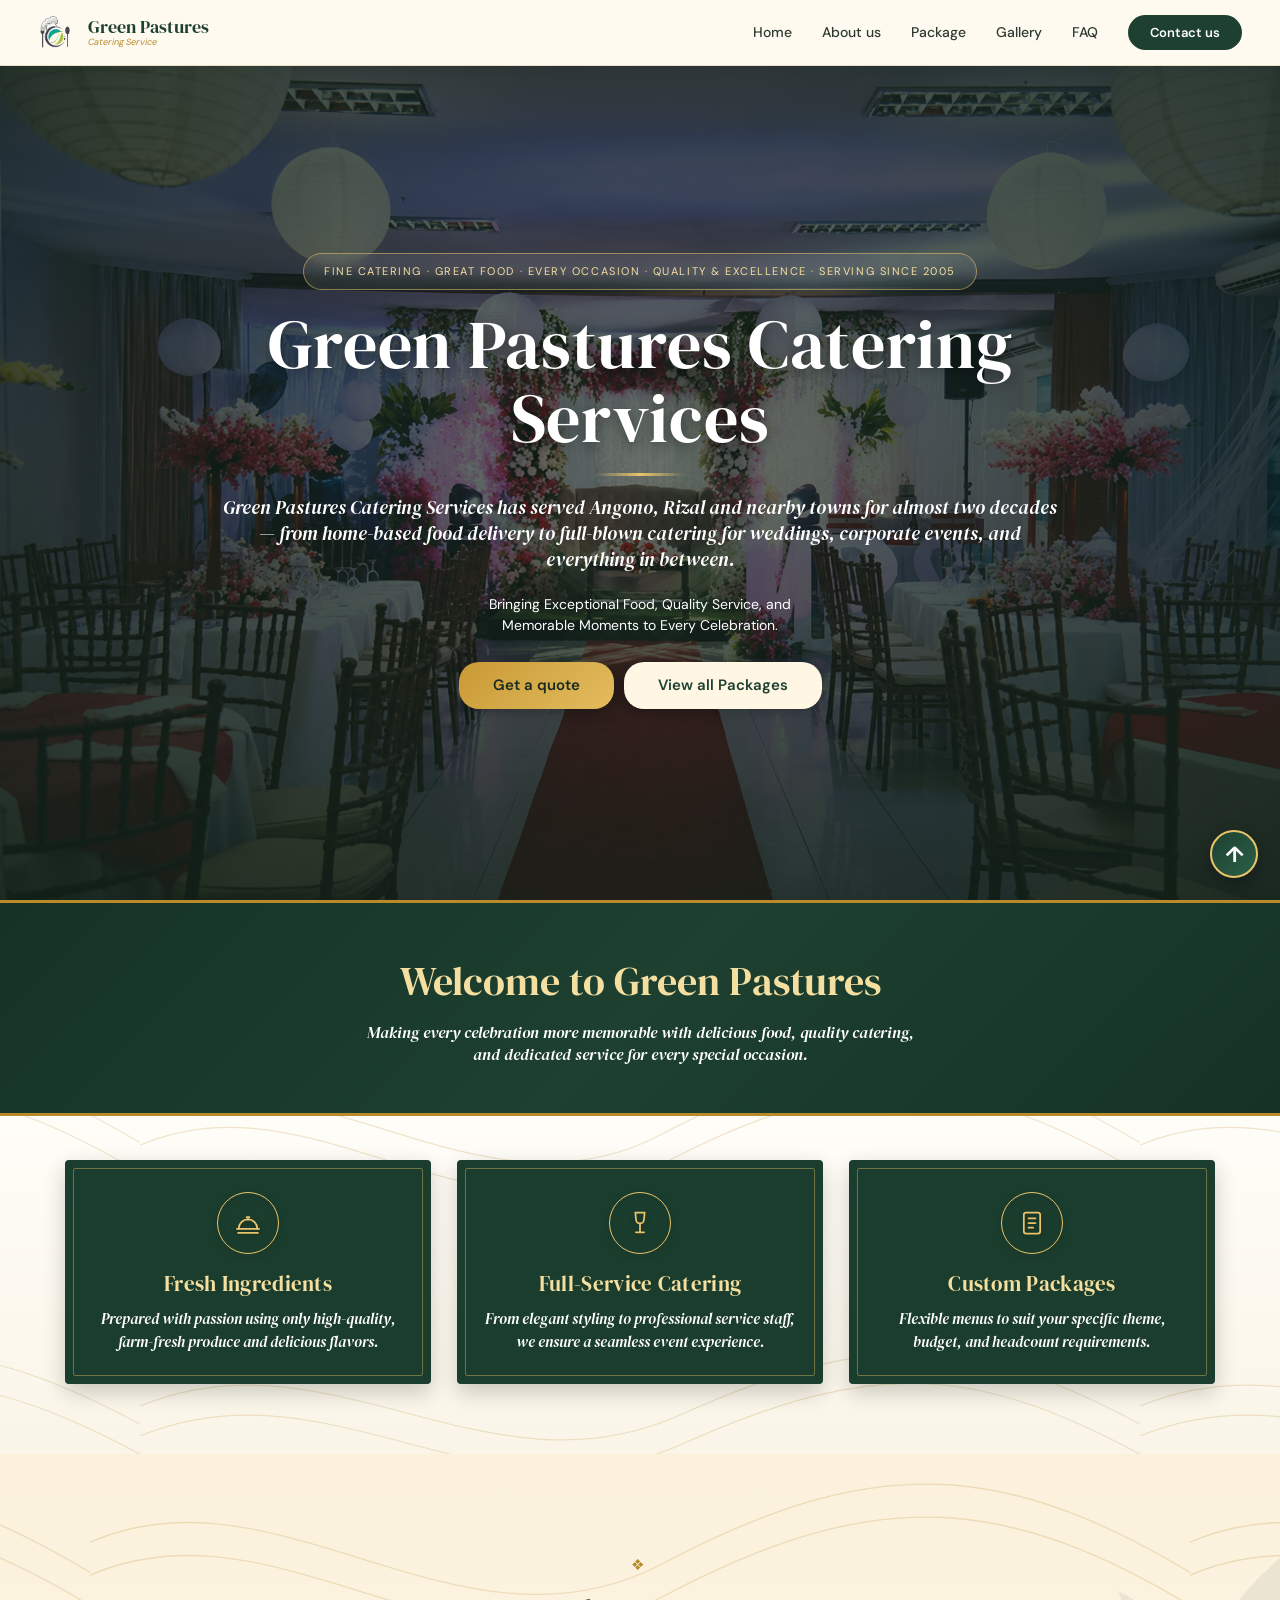
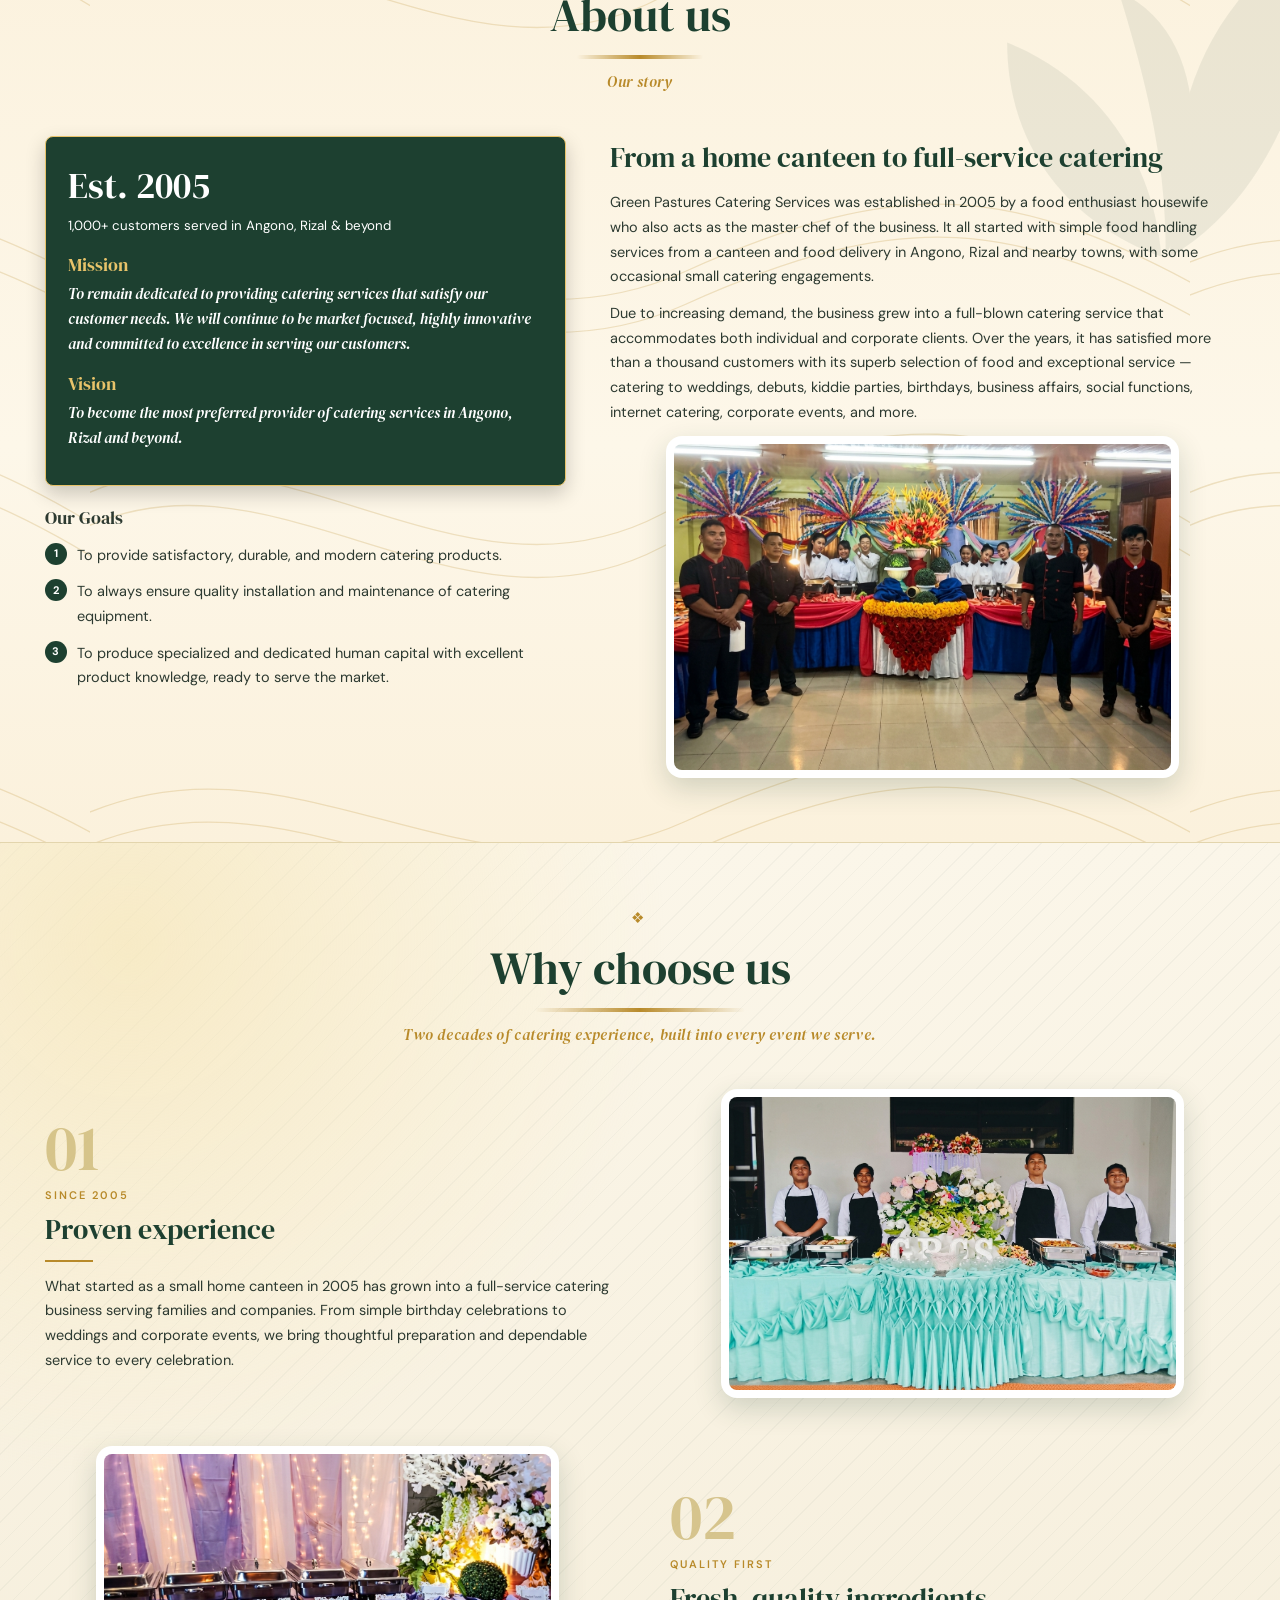
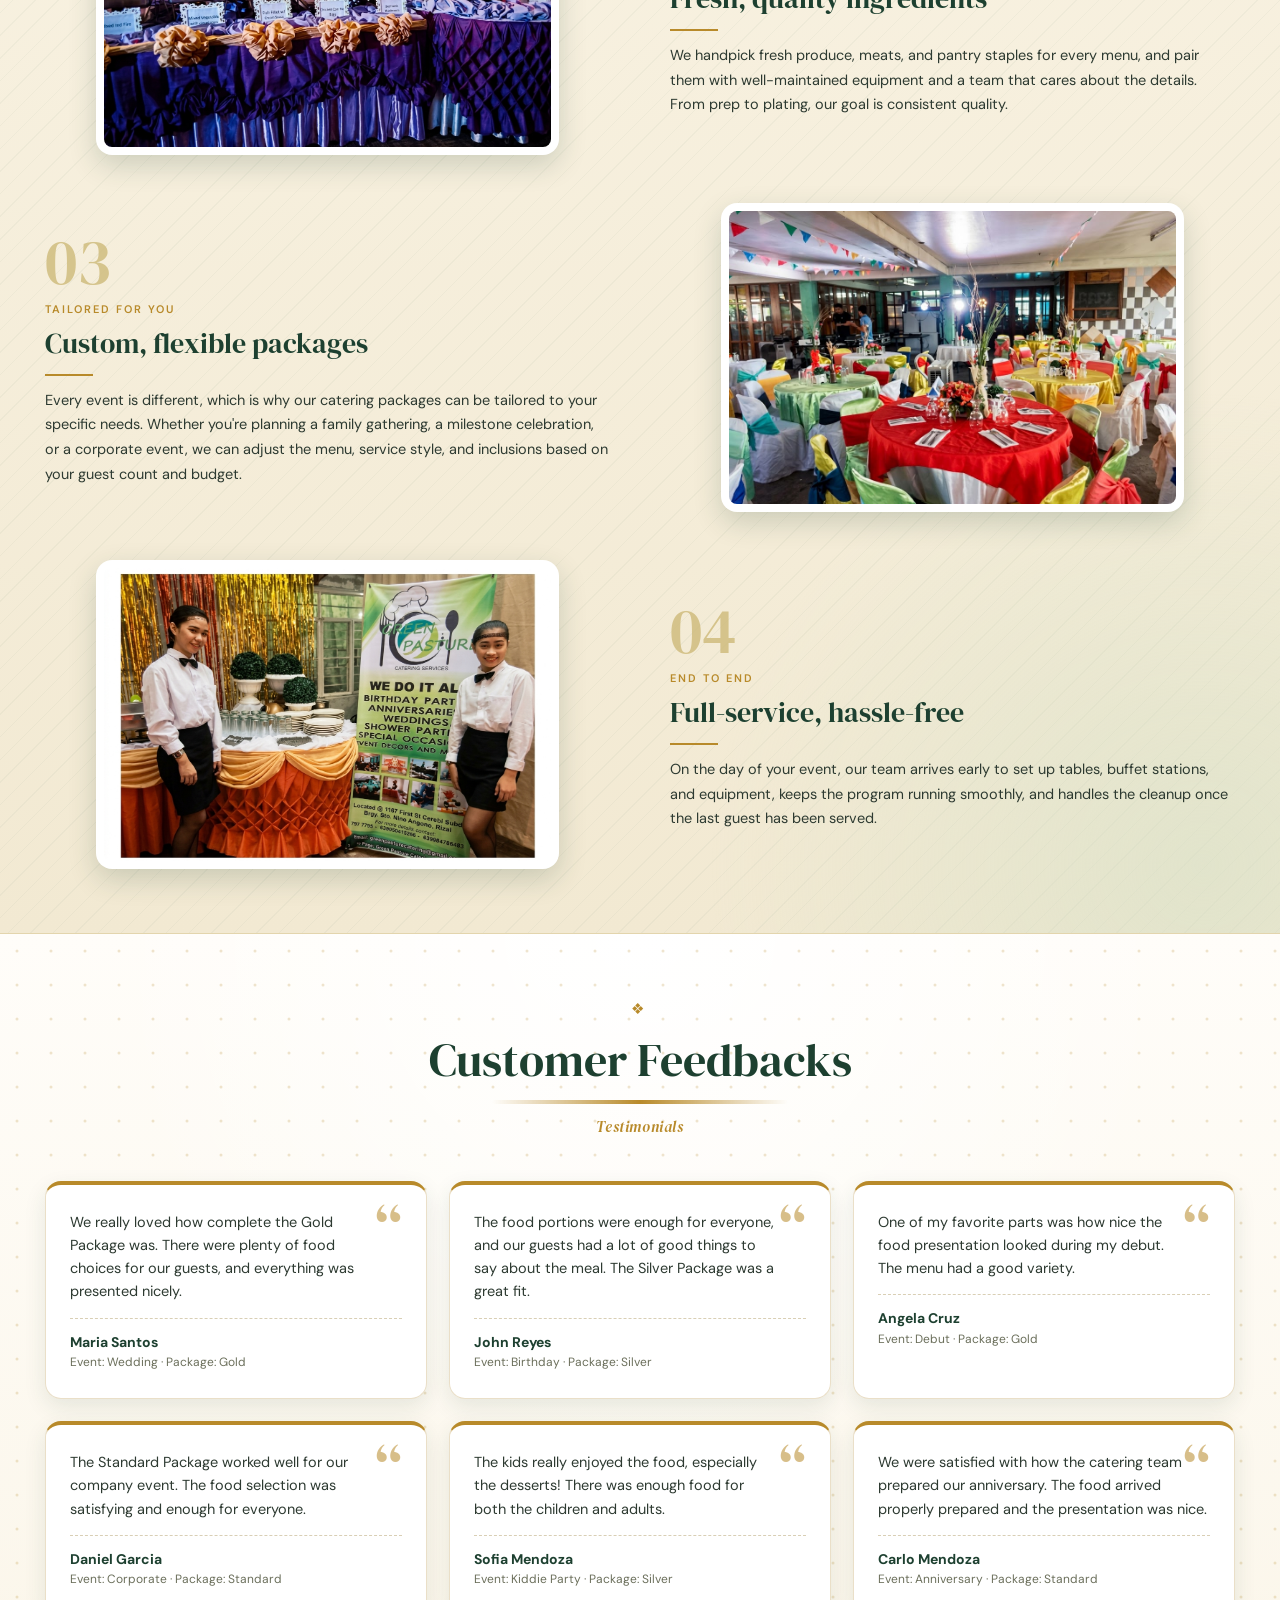
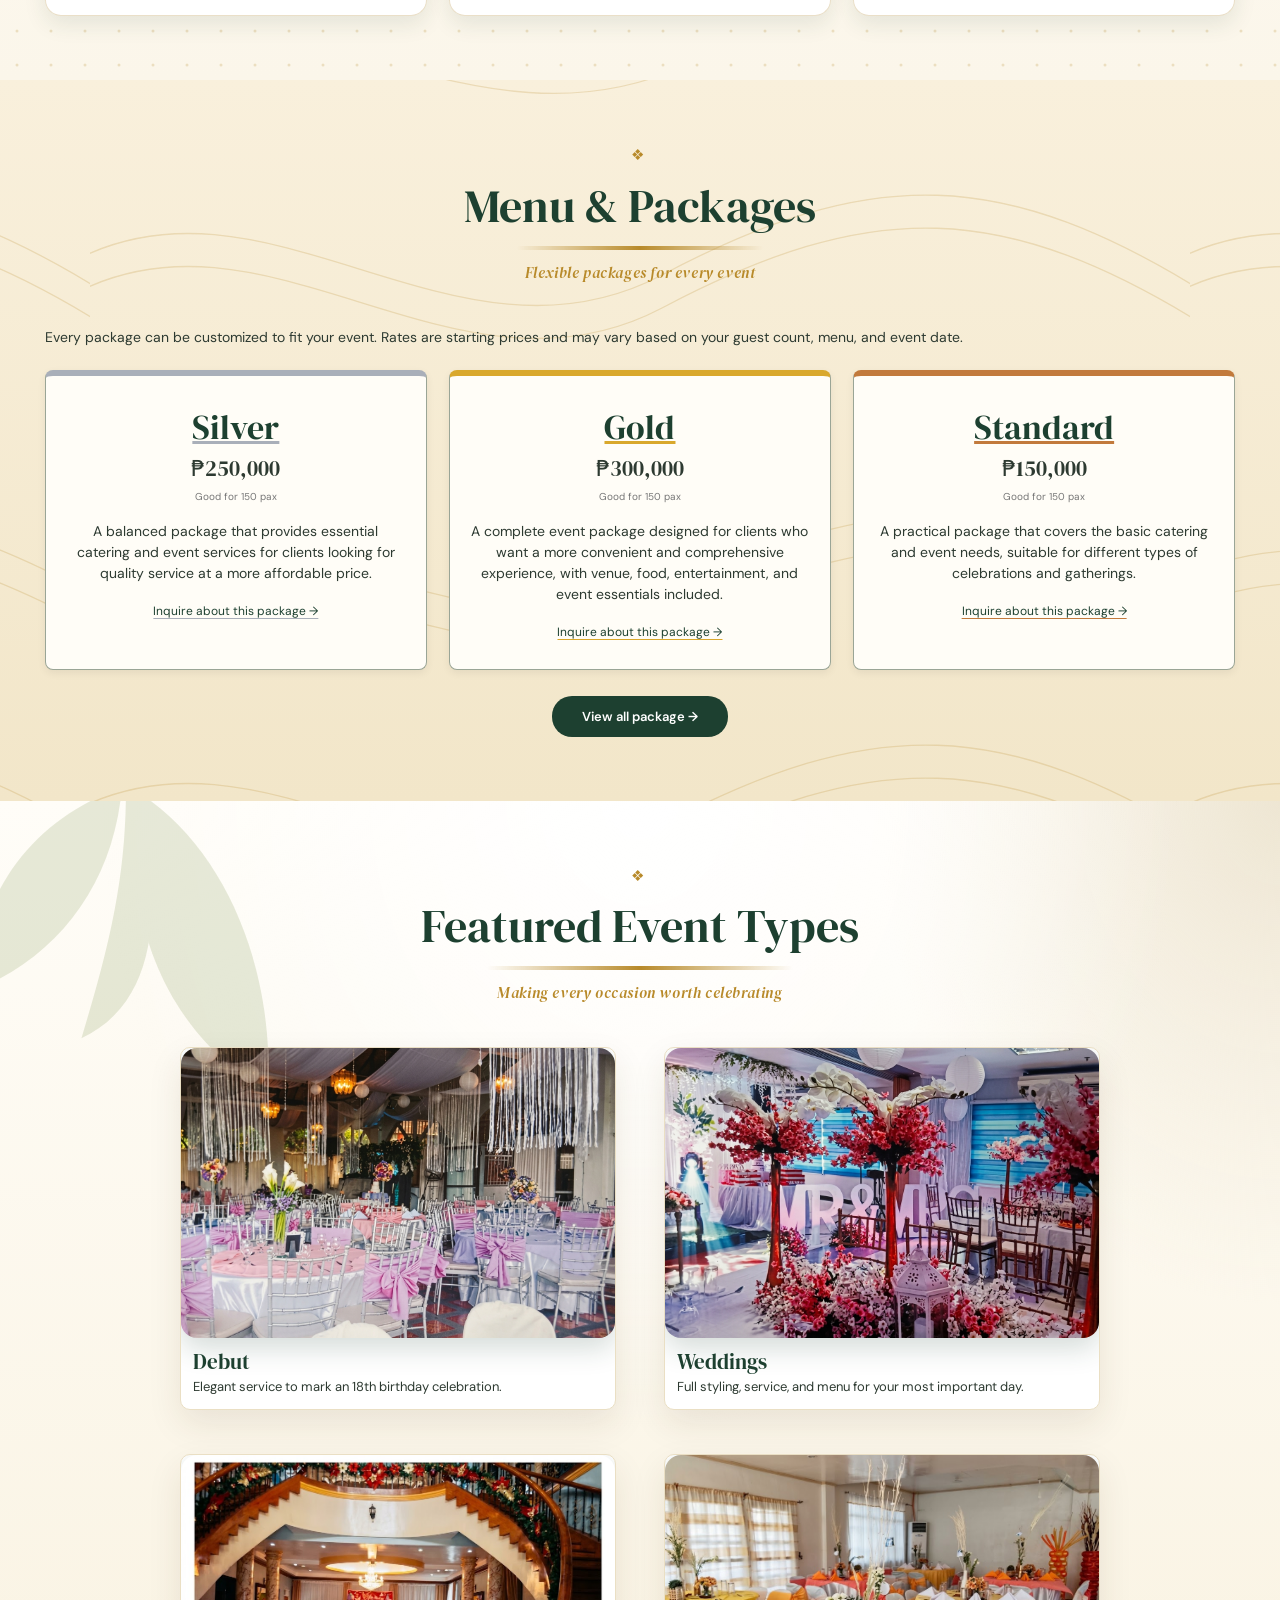
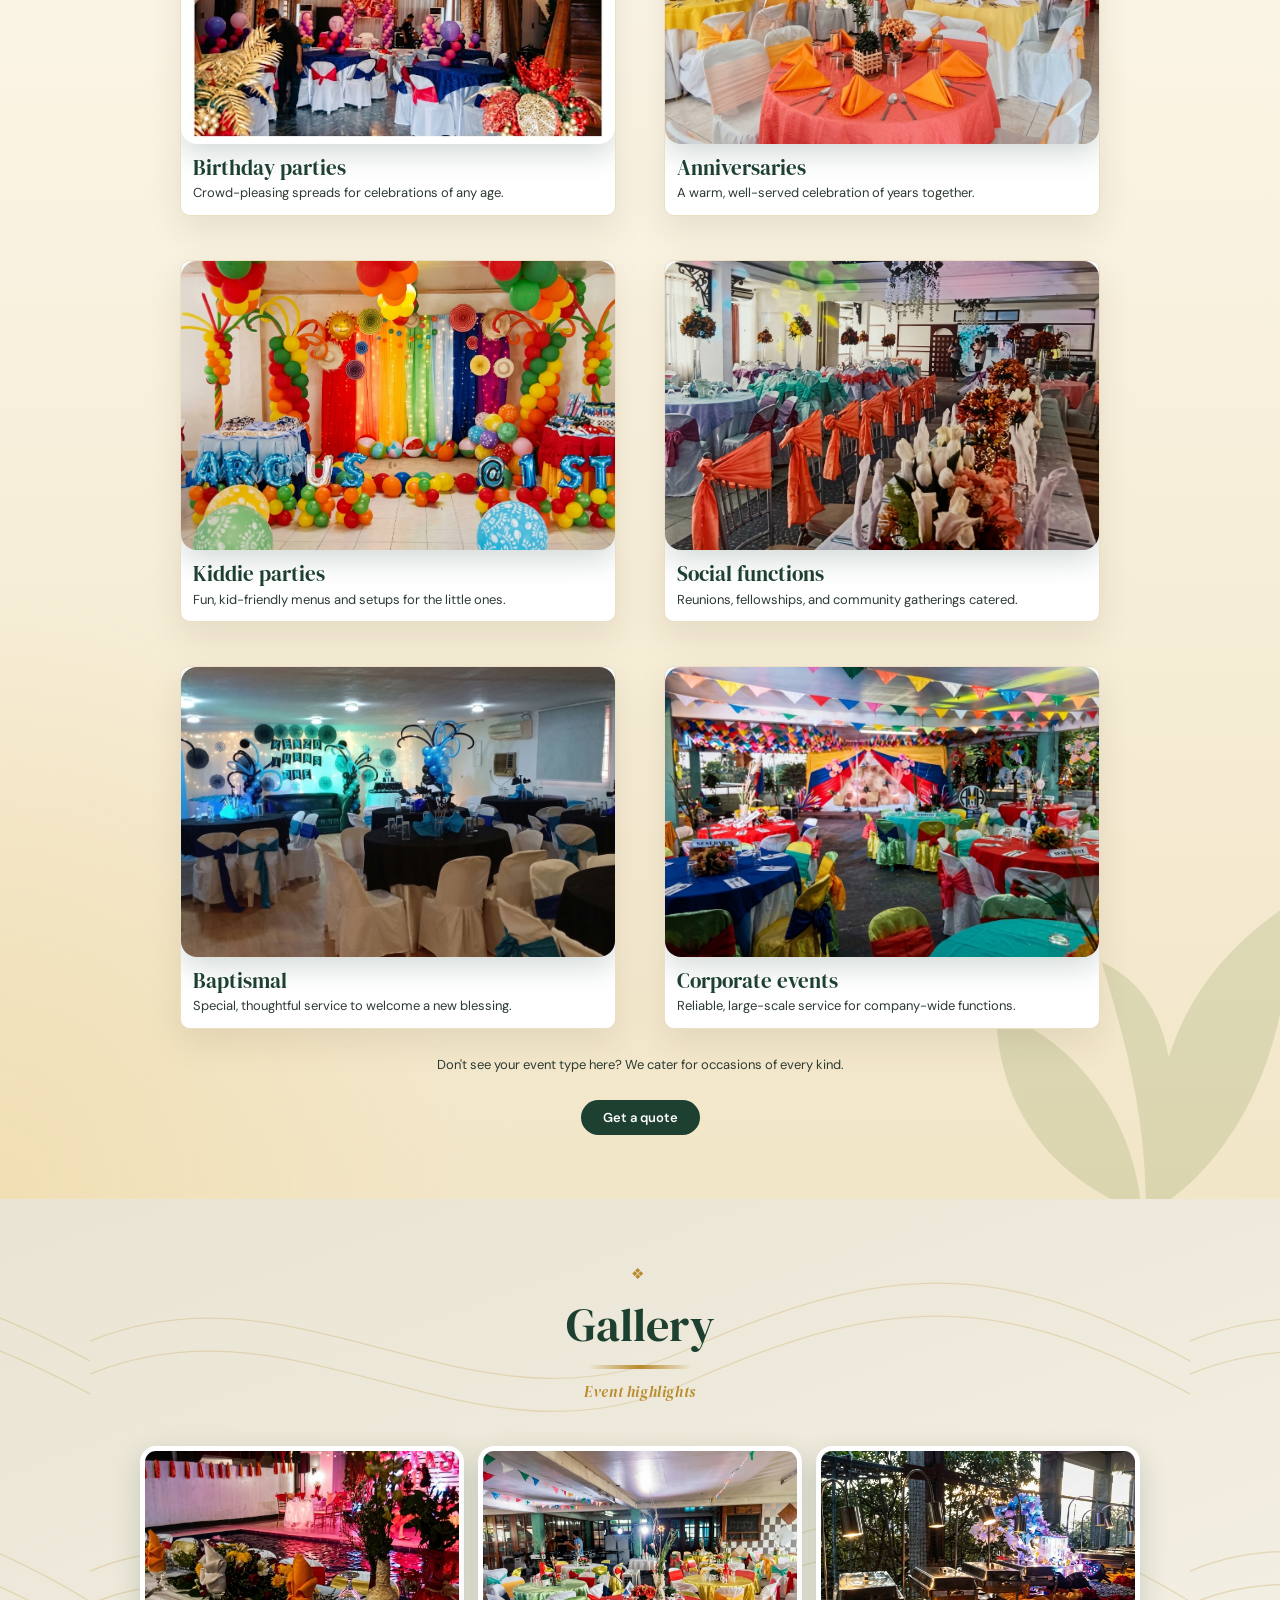
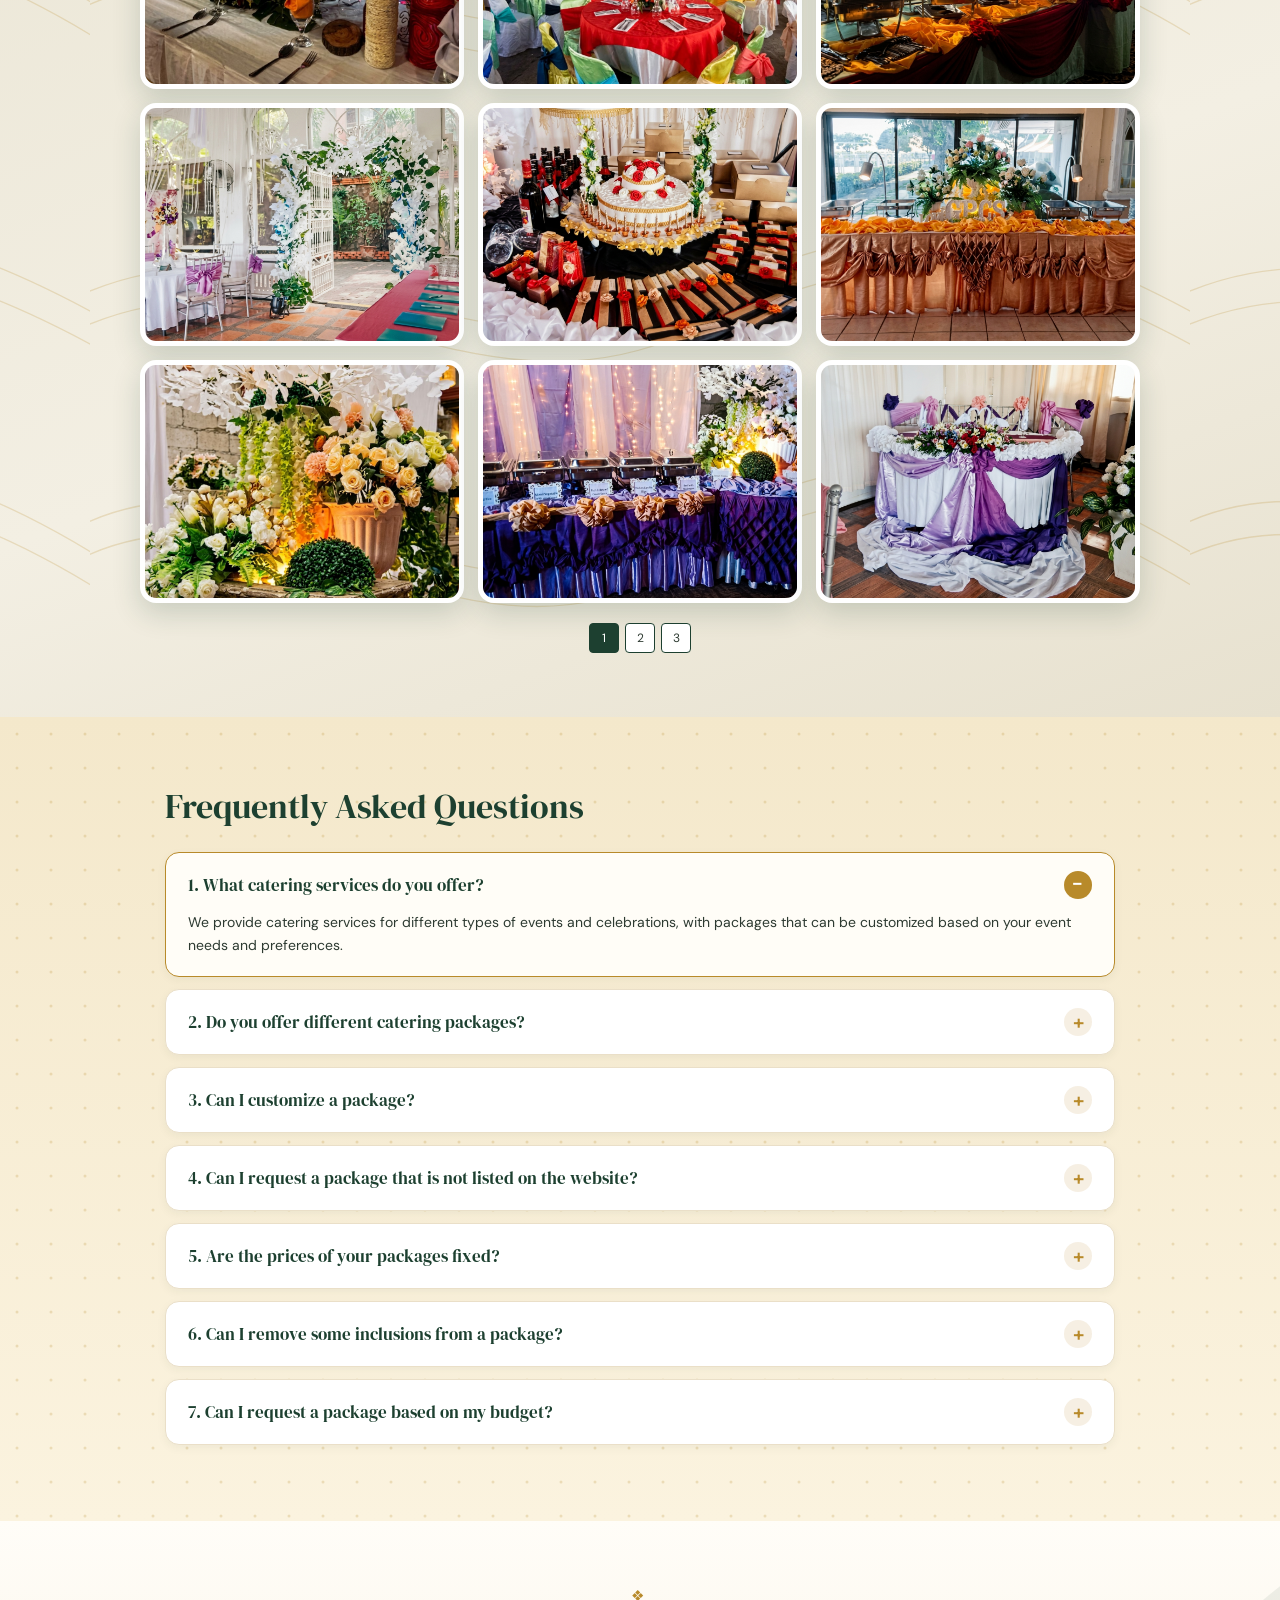
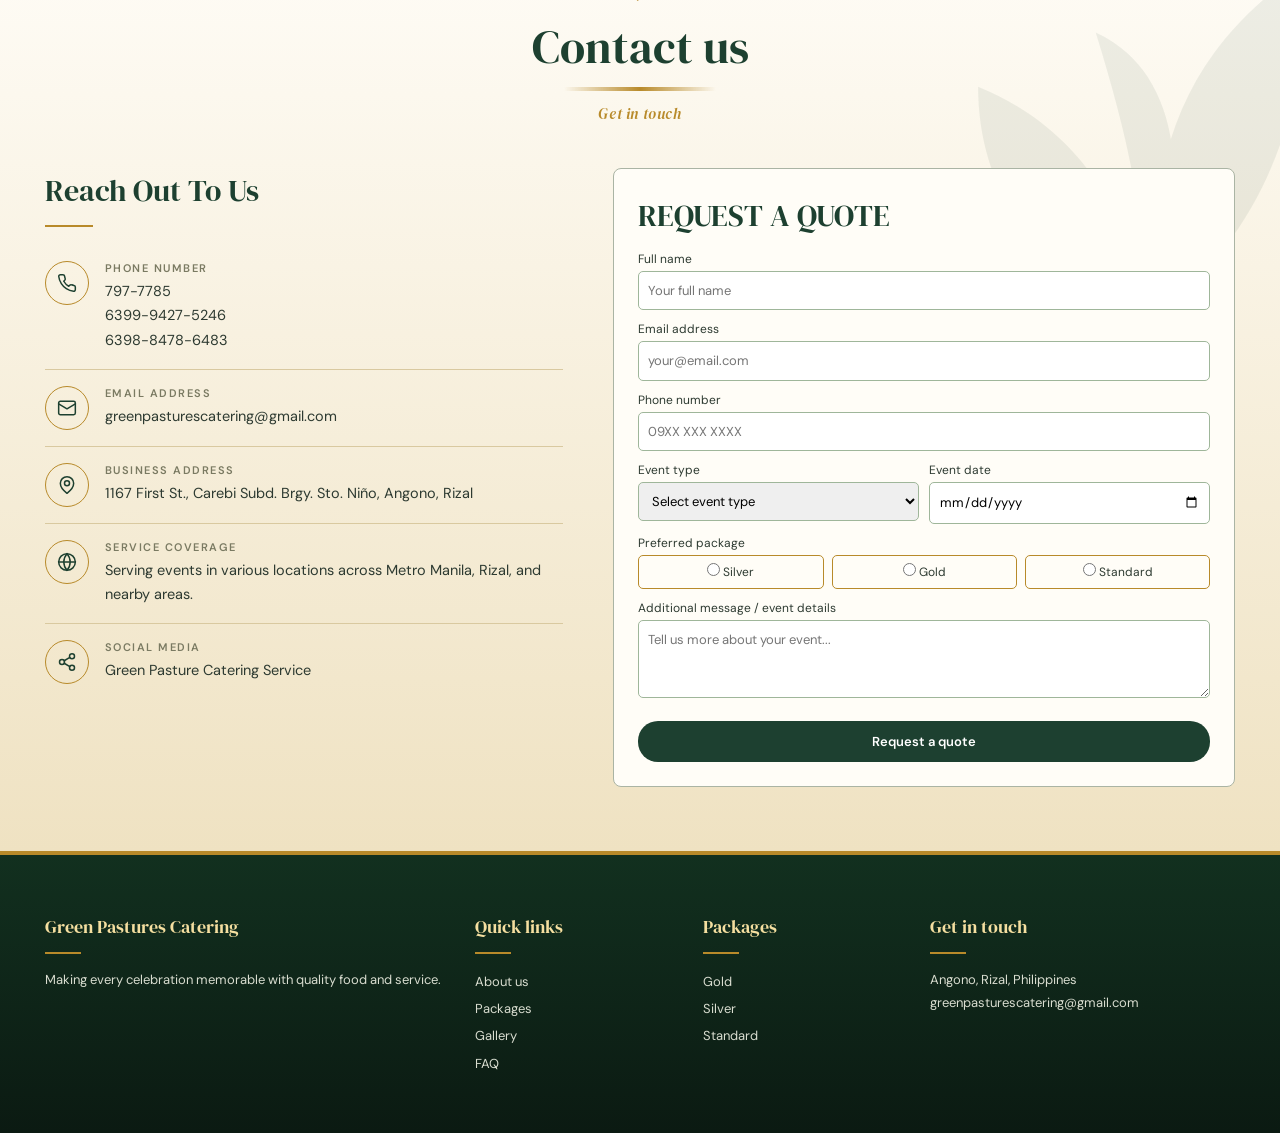
<file: index.html>
<!DOCTYPE html>
<html lang="en">

<head>
    <meta charset="UTF-8">
    <meta name="viewport" content="width=device-width,initial-scale=1">
    <title>Green Pastures Catering Services</title>
    <link
        href="https://fonts.googleapis.com/css2?family=DM+Sans:wght@400;500;600&family=DM+Serif+Display:ital@0;1&display=swap"
        rel="stylesheet">
    <link rel="stylesheet" href="style.css">
</head>

<body id="home">
    <header><a class="logo" href="index.html" title="Back to home"><img src="Images/TRANSPARENT-removebg-preview.png"
                alt="logo">
            <div>Green Pastures<small>Catering Service</small></div>
        </a><input type="checkbox" id="mt" class="mt"><label for="mt" class="burger">☰</label>
        <nav><a href="#home">Home</a><div class="dd"><a href="#about">About us</a><div class="dd-menu"><a href="#why">Why choose us</a><a href="#feedbacks">Feedback</a></div></div><div class="dd"><a href="#packages">Package</a><div class="dd-menu"><a href="#event-types">Featured event types</a></div></div><a
                href="#gallery">Gallery</a><a href="#faqs">FAQ</a><a class="pill" href="#contact">Contact us</a></nav>
    </header>
    <section class="hero">
        <div class="hero-in">
            <div class="tag">Fine Catering · Great Food · Every Occasion · Quality &amp; Excellence · Serving Since 2005
            </div>
            <h1>Green Pastures Catering Services</h1>
            <p class="desc">Green Pastures Catering Services has served Angono, Rizal and nearby towns for almost two
                decades — from home-based food delivery to full-blown catering for weddings, corporate events, and
                everything in between.</p>
            <p class="sub">Bringing Exceptional Food, Quality Service, and<br>Memorable Moments to Every Celebration.
            </p><a class="cbtn" href="#contact">Get a quote</a><a class="cbtn" href="#packages">View all Packages</a>
        </div>
    </section>
    <section class="welcome">
        <h2>Welcome to Green Pastures</h2>
        <p>Making every celebration more memorable with delicious food, quality catering, and dedicated service for
            every special occasion.</p>
    </section>
    <div class="features">
        <div class="card">
            <div class="ic"><svg viewBox="0 0 24 24" width="28" height="28" fill="none" stroke="currentColor" stroke-width="1.5" stroke-linecap="round" stroke-linejoin="round"><path d="M4 17a8 8 0 0 1 16 0"/><path d="M2.5 17h19M3.5 20.5h17"/><path d="M12 9V7M10.8 7h2.4"/></svg></div>
            <h3>Fresh Ingredients</h3>
            <p>Prepared with passion using only high-quality, farm-fresh produce and delicious flavors.</p>
        </div>
        <div class="card">
            <div class="ic"><svg viewBox="0 0 24 24" width="28" height="28" fill="none" stroke="currentColor" stroke-width="1.5" stroke-linecap="round" stroke-linejoin="round"><path d="M8 3h8l-.6 6a3.4 3.4 0 0 1-6.8 0z"/><path d="M12 12.4V20M8.5 20h7"/></svg></div>
            <h3>Full-Service Catering</h3>
            <p>From elegant styling to professional service staff, we ensure a seamless event experience.</p>
        </div>
        <div class="card">
            <div class="ic"><svg viewBox="0 0 24 24" width="28" height="28" fill="none" stroke="currentColor" stroke-width="1.5" stroke-linecap="round" stroke-linejoin="round"><rect x="5" y="3" width="14" height="18" rx="2"/><path d="M9 8h6M9 12h6M9 16h4"/></svg></div>
            <h3>Custom Packages</h3>
            <p>Flexible menus to suit your specific theme, budget, and headcount requirements.</p>
        </div>
    </div>
    <section class="s" id="about">
        <div class="title">
            <h2>About us</h2>
            <p>Our story</p>
        </div>
        <div class="about">
            <div>
                <div class="est">
                    <h3>Est. 2005</h3><small>1,000+ customers served in Angono, Rizal &amp; beyond</small>
                    <h4>Mission</h4>
                    <p>To remain dedicated to providing catering services that satisfy our customer needs. We will
                        continue to be market focused, highly innovative and committed to excellence in serving our
                        customers.</p>
                    <h4>Vision</h4>
                    <p>To become the most preferred provider of catering services in Angono, Rizal and beyond.</p>
                </div>
                <h4 style="margin:18px 0 6px;font-size:18px">Our Goals</h4>
                <div class="goal"><b>1</b>To provide satisfactory, durable, and modern catering products.</div>
                <div class="goal"><b>2</b>To always ensure quality installation and maintenance of catering equipment.
                </div>
                <div class="goal"><b>3</b>To produce specialized and dedicated human capital with excellent product
                    knowledge, ready to serve the market.</div>
            </div>
            <div>
                <h3 class="big">From a home canteen to full-service catering</h3>
                <p>Green Pastures Catering Services was established in 2005 by a food enthusiast housewife who also acts
                    as the master chef of the business. It all started with simple food handling services from a canteen
                    and food delivery in Angono, Rizal and nearby towns, with some occasional small catering
                    engagements.</p>
                <p>Due to increasing demand, the business grew into a full-blown catering service that accommodates both
                    individual and corporate clients. Over the years, it has satisfied more than a thousand customers
                    with its superb selection of food and exceptional service — catering to weddings, debuts, kiddie
                    parties, birthdays, business affairs, social functions, internet catering, corporate events, and
                    more.</p><img src="Images/6.jpg" alt="Our team">
            </div>
        </div>
    </section>
    <section class="s" id="why">
        <div class="title">
            <h2>Why choose us</h2>
            <p>Two decades of catering experience, built into every event we serve.</p>
        </div>
        <div class="why">
            <div><em>Since 2005</em>
                <h3>Proven experience</h3>
                <p>What started as a small home canteen in 2005 has grown into a full-service catering business serving
                    families and companies. From simple birthday celebrations to weddings and corporate events, we bring
                    thoughtful preparation and dependable service to every celebration.</p>
            </div><img src="Images/27.jpg" alt="Catering team">
            <img src="Images/7.jpg" alt="Buffet">
            <div><em>Quality first</em>
                <h3>Fresh, quality ingredients</h3>
                <p>We handpick fresh produce, meats, and pantry staples for every menu, and pair them with
                    well-maintained equipment and a team that cares about the details. From prep to plating, our goal is
                    consistent quality.</p>
            </div>
            <div><em>Tailored for you</em>
                <h3>Custom, flexible packages</h3>
                <p>Every event is different, which is why our catering packages can be tailored to your specific needs.
                    Whether you're planning a family gathering, a milestone celebration, or a corporate event, we can
                    adjust the menu, service style, and inclusions based on your guest count and budget.</p>
            </div><img src="Images/54.jpg" alt="Event setups">
            <img src="Images/22.jpg" alt="Service staff">
            <div><em>End to end</em>
                <h3>Full-service, hassle-free</h3>
                <p>On the day of your event, our team arrives early to set up tables, buffet stations, and equipment,
                    keeps the program running smoothly, and handles the cleanup once the last guest has been served.</p>
            </div>
        </div>
    </section>
    <section class="s" id="feedbacks">
        <div class="title">
            <h2>Customer Feedbacks</h2>
            <p>Testimonials</p>
        </div>
        <div class="fb">
            <div class="q"><span class="m">“</span>
                <p>We really loved how complete the Gold Package was. There were plenty of food choices for our guests,
                    and everything was presented nicely.</p>
                <footer><b>Maria Santos</b>Event: Wedding · Package: Gold</footer>
            </div>
            <div class="q"><span class="m">“</span>
                <p>The food portions were enough for everyone, and our guests had a lot of good things to say about the
                    meal. The Silver Package was a great fit.</p>
                <footer><b>John Reyes</b>Event: Birthday · Package: Silver</footer>
            </div>
            <div class="q"><span class="m">“</span>
                <p>One of my favorite parts was how nice the food presentation looked during my debut. The menu had a
                    good variety.</p>
                <footer><b>Angela Cruz</b>Event: Debut · Package: Gold</footer>
            </div>
            <div class="q"><span class="m">“</span>
                <p>The Standard Package worked well for our company event. The food selection was satisfying and enough
                    for everyone.</p>
                <footer><b>Daniel Garcia</b>Event: Corporate · Package: Standard</footer>
            </div>
            <div class="q"><span class="m">“</span>
                <p>The kids really enjoyed the food, especially the desserts! There was enough food for both the
                    children and adults.</p>
                <footer><b>Sofia Mendoza</b>Event: Kiddie Party · Package: Silver</footer>
            </div>
            <div class="q"><span class="m">“</span>
                <p>We were satisfied with how the catering team prepared our anniversary. The food arrived properly
                    prepared and the presentation was nice.</p>
                <footer><b>Carlo Mendoza</b>Event: Anniversary · Package: Standard</footer>
            </div>
        </div>
    </section>
    <section class="s" id="packages">
        <div class="title">
            <h2>Menu &amp; Packages</h2>
            <p>Flexible packages for every event</p>
        </div>
        <p style="font-size:14px;margin-bottom:22px">Every package can be customized to fit your event. Rates are
            starting prices and may vary based on your guest count, menu, and event date.</p>
        <div class="pk">
            <div class="pc">
                <h3>Silver</h3><strong>₱250,000</strong><small>Good for 150 pax</small>
                <p>A balanced package that provides essential catering and event services for clients looking for
                    quality service at a more affordable price.</p><a href="#contact">Inquire about this package →</a>
            </div>
            <div class="pc">
                <h3>Gold</h3><strong>₱300,000</strong><small>Good for 150 pax</small>
                <p>A complete event package designed for clients who want a more convenient and comprehensive
                    experience, with venue, food, entertainment, and event essentials included.</p><a
                    href="#contact">Inquire about this package →</a>
            </div>
            <div class="pc">
                <h3>Standard</h3><strong>₱150,000</strong><small>Good for 150 pax</small>
                <p>A practical package that covers the basic catering and event needs, suitable for different types of
                    celebrations and gatherings.</p><a href="#contact">Inquire about this package →</a>
            </div>
        </div>
        <div class="center"><a class="btn" href="packages.html" style="padding:12px 30px">View all package →</a></div>
    </section>
    <section class="s" id="event-types">
        <div class="title">
            <h2>Featured Event Types</h2>
            <p>Making every occasion worth celebrating</p>
        </div>
        <div class="ev">
            <article><img src="Images/11 Debut.jpg" alt="Debut">
                <h3>Debut</h3>
                <p>Elegant service to mark an 18th birthday celebration.</p>
            </article>
            <article><img src="Images/9 wedding.jpg" alt="Weddings">
                <h3>Weddings</h3>
                <p>Full styling, service, and menu for your most important day.</p>
            </article>
            <article><img src="Images/56 birthday party.jpg" alt="Birthday parties">
                <h3>Birthday parties</h3>
                <p>Crowd-pleasing spreads for celebrations of any age.</p>
            </article>
            <article><img src="Images/55 anniversary.jpg" alt="Anniversaries">
                <h3>Anniversaries</h3>
                <p>A warm, well-served celebration of years together.</p>
            </article>
            <article><img src="Images/4 KIDDIE PARTIES.jpg" alt="Kiddie parties">
                <h3>Kiddie parties</h3>
                <p>Fun, kid-friendly menus and setups for the little ones.</p>
            </article>
            <article><img src="Images/28 Social function.jpg" alt="Social functions">
                <h3>Social functions</h3>
                <p>Reunions, fellowships, and community gatherings catered.</p>
            </article>
            <article><img src="Images/29 Baptismal.jpg" alt="Baptismal">
                <h3>Baptismal</h3>
                <p>Special, thoughtful service to welcome a new blessing.</p>
            </article>
            <article><img src="Images/53 corporate.jpg" alt="Corporate events">
                <h3>Corporate events</h3>
                <p>Reliable, large-scale service for company-wide functions.</p>
            </article>
        </div>
        <p class="center" style="font-size:13px">Don't see your event type here? We cater for occasions of every kind.
        </p>
        <div class="center"><a class="btn" href="#contact">Get a quote</a></div>
    </section>
    <section class="s" id="gallery">
        <div class="title">
            <h2>Gallery</h2>
            <p>Event highlights</p>
        </div>
        <div class="gtabs"><input type="radio" name="g" id="g1" checked><input type="radio" name="g" id="g2"><input
                type="radio" name="g" id="g3">
            <div class="gal gp1"><img src="Images/47.jpg" alt="Gallery photo"><img src="Images/54.jpg"
                    alt="Gallery photo"><img src="Images/23.jpg" alt="Gallery photo"><img src="Images/19.jpg"
                    alt="Gallery photo"><img src="Images/10.jpg" alt="Gallery photo"><img src="Images/1.jpg"
                    alt="Gallery photo"><img src="Images/50.jpg" alt="Gallery photo"><img src="Images/7.jpg"
                    alt="Gallery photo"><img src="Images/15 Wedding.jpg" alt="Gallery photo"></div>
            <div class="gal gp2"><img src="Images/3.jpg" alt="Gallery photo"><img src="Images/9 wedding.jpg"
                    alt="Gallery photo"><img src="Images/5.jpg" alt="Gallery photo"><img src="Images/6.jpg"
                    alt="Gallery photo"><img src="Images/4 KIDDIE PARTIES.jpg" alt="Gallery photo"><img
                    src="Images/11 Debut.jpg" alt="Gallery photo"><img src="Images/14.jpg" alt="Gallery photo"><img
                    src="Images/17 Corporate event.jpg" alt="Gallery photo"><img src="Images/47.jpg"
                    alt="Gallery photo"></div>
            <div class="gal gp3"><img src="Images/32.jpg" alt="Gallery photo"><img src="Images/53 corporate.jpg"
                    alt="Gallery photo"><img src="Images/55 anniversary.jpg" alt="Gallery photo"><img
                    src="Images/56 birthday party.jpg" alt="Gallery photo"><img src="Images/57 social function.jpg"
                    alt="Gallery photo"><img src="Images/12.jpg" alt="Gallery photo"><img src="Images/22.jpg"
                    alt="Gallery photo"><img src="Images/28 Social function.jpg" alt="Gallery photo"><img
                    src="Images/29 Baptismal.jpg" alt="Gallery photo"></div>
            <div class="pg"><label for="g1">1</label><label for="g2">2</label><label for="g3">3</label></div>
        </div>
    </section>
    <section class="s faq" id="faqs">
        <h2>Frequently Asked Questions</h2>
        <details open>
            <summary>1. What catering services do you offer?</summary>
            <p>We provide catering services for different types of events and celebrations, with packages that can be
                customized based on your event needs and preferences.</p>
        </details>
        <details>
            <summary>2. Do you offer different catering packages?</summary>
            <p>Yes. We offer different packages designed to accommodate different event needs and preferences.</p>
        </details>
        <details>
            <summary>3. Can I customize a package?</summary>
            <p>Yes. Our packages can be adjusted based on your event type, number of guests, preferred services, and
                specific requirements.</p>
        </details>
        <details>
            <summary>4. Can I request a package that is not listed on the website?</summary>
            <p>Yes. You may contact us to discuss your preferred services and event requirements.</p>
        </details>
        <details>
            <summary>5. Are the prices of your packages fixed?</summary>
            <p>Package prices may depend on the selected package and event requirements. For customized requests, please
                contact us for a quote.</p>
        </details>
        <details>
            <summary>6. Can I remove some inclusions from a package?</summary>
            <p>Yes. Package inclusions may be adjusted depending on your event requirements. Contact us to discuss your
                preferred package setup.</p>
        </details>
        <details>
            <summary>7. Can I request a package based on my budget?</summary>
            <p>You may share your budget and event requirements with us so we can discuss possible options.</p>
        </details>
    </section>
    <section class="s" id="contact">
        <div class="title">
            <h2>Contact us</h2>
            <p>Get in touch</p>
        </div>
        <div class="ct">
            <div class="cinfo">
                <h3>Reach Out To Us</h3>
                <div class="ccard"><span class="cico" aria-hidden="true"><svg viewBox="0 0 24 24" fill="none" stroke="currentColor" stroke-width="1.8" stroke-linecap="round" stroke-linejoin="round"><path d="M22 16.9v3a2 2 0 0 1-2.2 2 19.8 19.8 0 0 1-8.6-3.1 19.5 19.5 0 0 1-6-6A19.8 19.8 0 0 1 2.1 4.2 2 2 0 0 1 4.1 2h3a2 2 0 0 1 2 1.7c.1 1 .4 1.9.7 2.8a2 2 0 0 1-.5 2.1L8.1 9.9a16 16 0 0 0 6 6l1.3-1.3a2 2 0 0 1 2.1-.4c.9.3 1.8.6 2.8.7a2 2 0 0 1 1.7 2z"/></svg></span><div>
                    <h4>Phone number</h4>
                    <a href="tel:7977785">797-7785</a>
                    <a href="tel:+639994275246">6399-9427-5246</a>
                    <a href="tel:+639884786483">6398-8478-6483</a>
                </div></div>
                <div class="ccard"><span class="cico" aria-hidden="true"><svg viewBox="0 0 24 24" fill="none" stroke="currentColor" stroke-width="1.8" stroke-linecap="round" stroke-linejoin="round"><rect x="2" y="4" width="20" height="16" rx="2"/><path d="m22 7-10 6L2 7"/></svg></span><div>
                    <h4>Email address</h4>
                    <a href="mailto:greenpasturescatering@gmail.com">greenpasturescatering@gmail.com</a>
                </div></div>
                <div class="ccard"><span class="cico" aria-hidden="true"><svg viewBox="0 0 24 24" fill="none" stroke="currentColor" stroke-width="1.8" stroke-linecap="round" stroke-linejoin="round"><path d="M20 10c0 6-8 12-8 12S4 16 4 10a8 8 0 0 1 16 0z"/><circle cx="12" cy="10" r="3"/></svg></span><div>
                    <h4>Business address</h4>
                    <a href="https://www.google.com/maps/search/?api=1&amp;query=1167+First+St.+Carebi+Subd.+Sto.+Nino+Angono+Rizal" target="_blank" rel="noopener">1167 First St., Carebi Subd. Brgy. Sto. Niño, Angono, Rizal</a>
                </div></div>
                <div class="ccard"><span class="cico" aria-hidden="true"><svg viewBox="0 0 24 24" fill="none" stroke="currentColor" stroke-width="1.8" stroke-linecap="round" stroke-linejoin="round"><circle cx="12" cy="12" r="10"/><path d="M2 12h20"/><path d="M12 2a15 15 0 0 1 0 20 15 15 0 0 1 0-20z"/></svg></span><div>
                    <h4>Service coverage</h4>
                    <p>Serving events in various locations across Metro Manila, Rizal, and nearby areas.</p>
                </div></div>
                <div class="ccard"><span class="cico" aria-hidden="true"><svg viewBox="0 0 24 24" fill="none" stroke="currentColor" stroke-width="1.8" stroke-linecap="round" stroke-linejoin="round"><circle cx="18" cy="5" r="3"/><circle cx="6" cy="12" r="3"/><circle cx="18" cy="19" r="3"/><path d="m8.6 13.5 6.8 4M15.4 6.5l-6.8 4"/></svg></span><div>
                    <h4>Social media</h4>
                    <p>Green Pasture Catering Service</p>
                </div></div>
            </div>
            <form action="#thanks" method="get">
                <div id="thanks" class="thanks">✓ Thank you! Your quote request has been received. We will get back to you soon.</div>
                <h3>REQUEST A QUOTE</h3><label for="n">Full name</label><input id="n" name="full-name" required
                    placeholder="Your full name"><label for="e">Email address</label><input id="e" name="email" type="email" required
                    placeholder="your@email.com"><label for="p">Phone number</label><input id="p" name="phone"
                    placeholder="09XX XXX XXXX">
                <div class="r2">
                    <div><label for="t">Event type</label><select id="t" name="event-type">
                            <option>Select event type</option>
                            <option>Wedding</option>
                            <option>Debut</option>
                            <option>Birthday party</option>
                            <option>Anniversary</option>
                            <option>Kiddie party</option>
                            <option>Baptismal / Christening</option>
                            <option>Social function</option>
                            <option>Corporate event</option>
                            <option>Other (tell us in the message)</option>
                        </select></div>
                    <div><label for="d">Event date</label><input id="d" name="event-date" type="date"></div>
                </div><label>Preferred package</label>
                <div class="opt"><label><input type="radio" name="pk" value="Silver"> Silver</label><label><input type="radio"
                            name="pk" value="Gold"> Gold</label><label><input type="radio" name="pk" value="Standard"> Standard</label></div><label
                    for="m">Additional message / event details</label><textarea id="m" name="message" rows="3"
                    placeholder="Tell us more about your event..."></textarea><button class="btn" type="submit">Request
                    a quote</button>
            </form>
        </div>
    </section>
    <footer class="f">
        <div>
            <h4>Green Pastures Catering</h4>Making every celebration memorable with quality food and service.
        </div>
        <div>
            <h4>Quick links</h4><a href="#about">About us</a><a href="#packages">Packages</a><a
                href="#gallery">Gallery</a><a href="#faqs">FAQ</a>
        </div>
        <div>
            <h4>Packages</h4><a href="packages.html#gold">Gold</a><a href="packages.html#silver">Silver</a><a
                href="packages.html#standard">Standard</a>
        </div>
        <div>
            <h4>Get in touch</h4>Angono, Rizal, Philippines<br>greenpasturescatering@gmail.com
        </div>
    </footer><a id="top" href="#home" title="Back to top">↑</a>
</body>

</html>
</file>
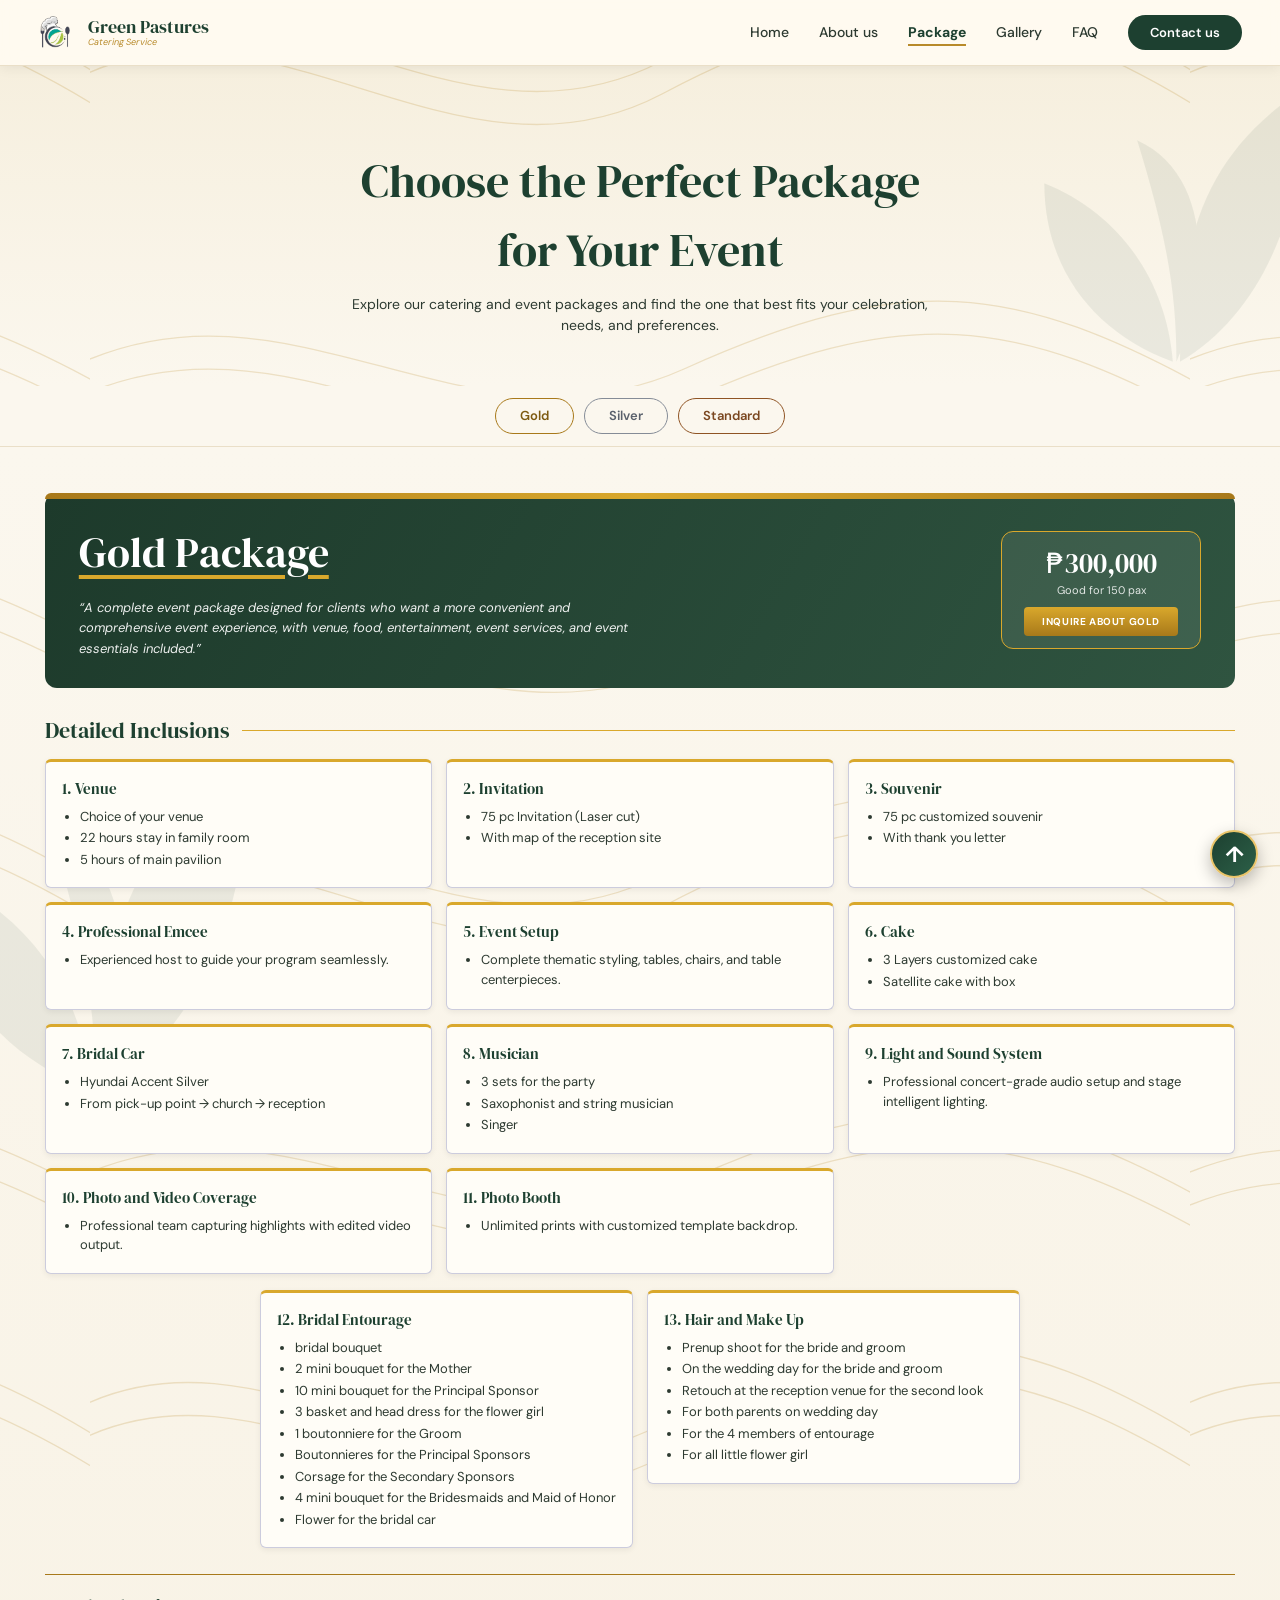
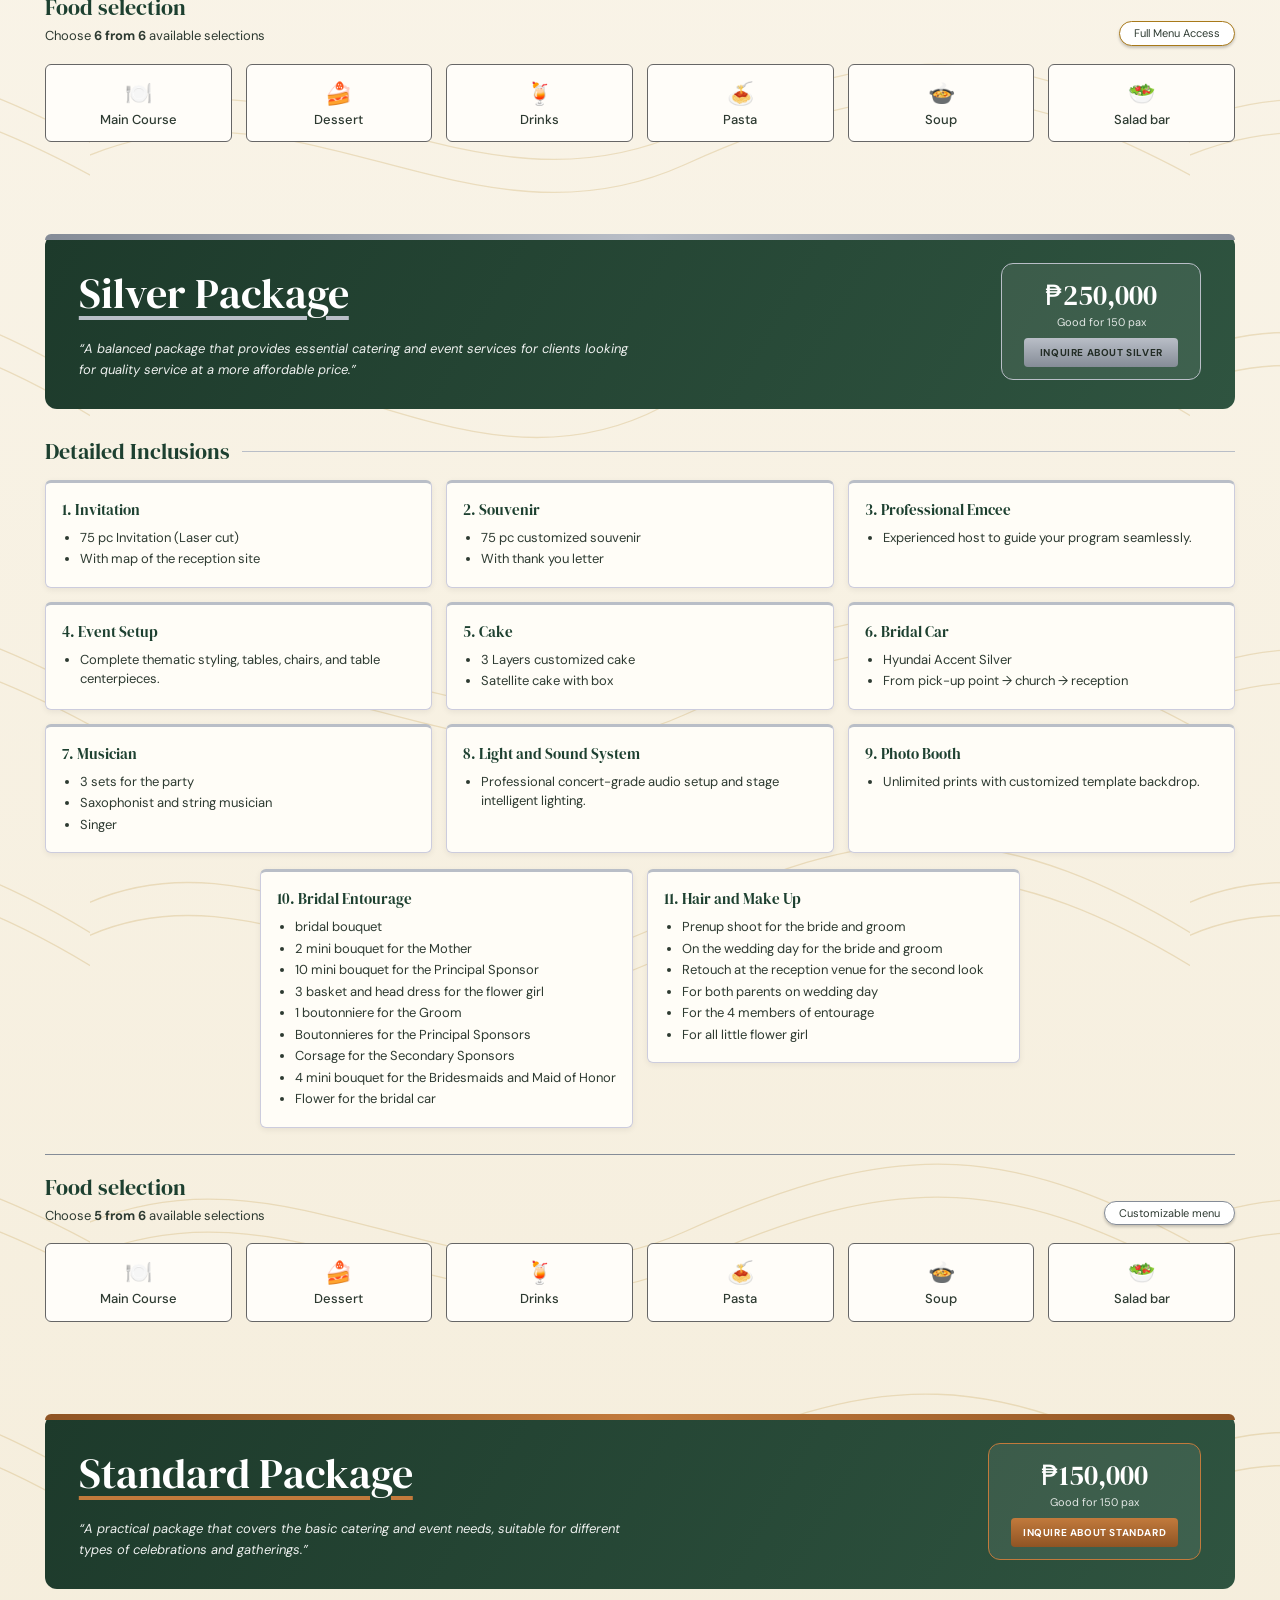
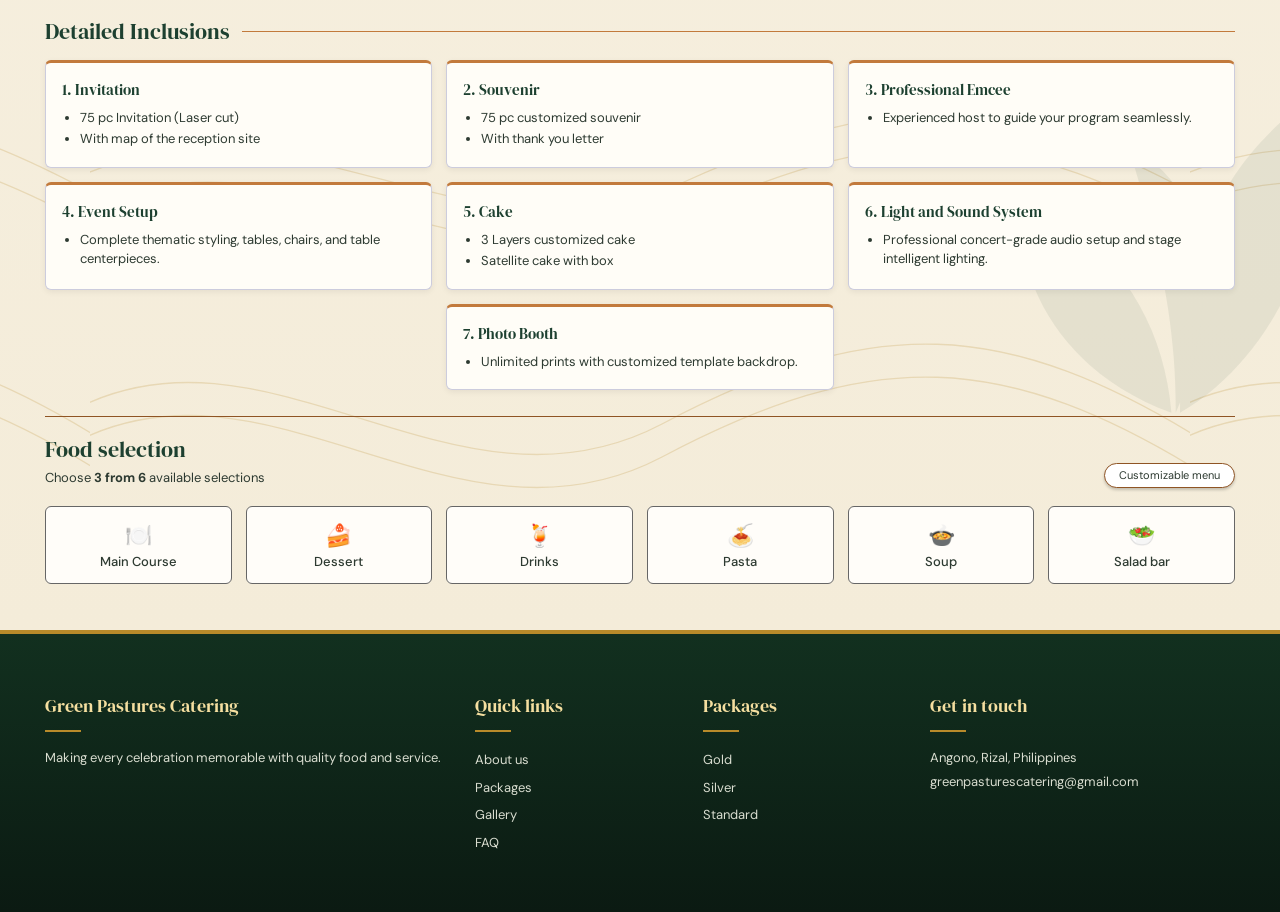
<file: Packages.html>
<!DOCTYPE html>
<html lang="en">

<head>
    <meta charset="UTF-8">
    <meta name="viewport" content="width=device-width,initial-scale=1">
    <title>Packages | Green Pastures Catering Services</title>
    <link
        href="https://fonts.googleapis.com/css2?family=DM+Sans:wght@400;500;600&family=DM+Serif+Display:ital@0;1&display=swap"
        rel="stylesheet">
    <link rel="stylesheet" href="style.css">
</head>

<body id="home">
    <header><a class="logo" href="index.html" title="Back to home"><img src="Images/TRANSPARENT-removebg-preview.png"
                alt="logo">
            <div>Green Pastures<small>Catering Service</small></div>
        </a><input type="checkbox" id="mt" class="mt"><label for="mt" class="burger">☰</label>
        <nav><a href="index.html#home">Home</a><div class="dd"><a href="index.html#about">About us</a><div class="dd-menu"><a href="index.html#why">Why choose us</a><a href="index.html#feedbacks">Feedback</a></div></div><div class="dd"><a href="index.html#packages" class="active">Package</a><div class="dd-menu"><a href="index.html#event-types">Featured event types</a></div></div><a href="index.html#gallery">Gallery</a><a href="index.html#faqs">FAQ</a><a
                class="pill" href="index.html#contact">Contact us</a></nav>
    </header>
    <div class="ph">
        <h1>Choose the Perfect Package for Your Event</h1>
        <p>Explore our catering and event packages and find the one that best fits your celebration, needs, and
            preferences.</p>
    </div>
    <div class="tabs"><a href="#gold">Gold</a><a href="#silver">Silver</a><a href="#standard">Standard</a></div>
    <main id="pk">
        <section class="pkg" id="gold">
            <div class="pban">
                <div>
                    <h2>Gold Package</h2>
                    <p>“A complete event package designed for clients who want a more convenient and comprehensive event
                        experience, with venue, food, entertainment, event services, and event essentials included.”</p>
                </div>
                <div class="badge"><b>₱300,000</b><small>Good for 150 pax</small><a class="gbtn"
                        href="index.html#contact">INQUIRE ABOUT GOLD</a></div>
            </div>
            <h3 class="sub">Detailed Inclusions</h3>
            <div class="inc">
                <div><b>1. Venue</b>
                    <ul>
                        <li>Choice of your venue</li>
                        <li>22 hours stay in family room</li>
                        <li>5 hours of main pavilion</li>
                    </ul>
                </div>
                <div><b>2. Invitation</b>
                    <ul>
                        <li>75 pc Invitation (Laser cut)</li>
                        <li>With map of the reception site</li>
                    </ul>
                </div>
                <div><b>3. Souvenir</b>
                    <ul>
                        <li>75 pc customized souvenir</li>
                        <li>With thank you letter</li>
                    </ul>
                </div>
                <div><b>4. Professional Emcee</b>
                    <ul>
                        <li>Experienced host to guide your program seamlessly.</li>
                    </ul>
                </div>
                <div><b>5. Event Setup</b>
                    <ul>
                        <li>Complete thematic styling, tables, chairs, and table centerpieces.</li>
                    </ul>
                </div>
                <div><b>6. Cake</b>
                    <ul>
                        <li>3 Layers customized cake</li>
                        <li>Satellite cake with box</li>
                    </ul>
                </div>
                <div><b>7. Bridal Car</b>
                    <ul>
                        <li>Hyundai Accent Silver</li>
                        <li>From pick-up point → church → reception</li>
                    </ul>
                </div>
                <div><b>8. Musician</b>
                    <ul>
                        <li>3 sets for the party</li>
                        <li>Saxophonist and string musician</li>
                        <li>Singer</li>
                    </ul>
                </div>
                <div><b>9. Light and Sound System</b>
                    <ul>
                        <li>Professional concert-grade audio setup and stage intelligent lighting.</li>
                    </ul>
                </div>
                <div><b>10. Photo and Video Coverage</b>
                    <ul>
                        <li>Professional team capturing highlights with edited video output.</li>
                    </ul>
                </div>
                <div><b>11. Photo Booth</b>
                    <ul>
                        <li>Unlimited prints with customized template backdrop.</li>
                    </ul>
                </div>
            </div>
            <div class="inc w">
                <div><b>12. Bridal Entourage</b>
                    <ul>
                        <li>bridal bouquet</li>
                        <li>2 mini bouquet for the Mother</li>
                        <li>10 mini bouquet for the Principal Sponsor</li>
                        <li>3 basket and head dress for the flower girl</li>
                        <li>1 boutonniere for the Groom</li>
                        <li>Boutonnieres for the Principal Sponsors</li>
                        <li>Corsage for the Secondary Sponsors</li>
                        <li>4 mini bouquet for the Bridesmaids and Maid of Honor</li>
                        <li>Flower for the bridal car</li>
                    </ul>
                </div>
                <div><b>13. Hair and Make Up</b>
                    <ul>
                        <li>Prenup shoot for the bride and groom</li>
                        <li>On the wedding day for the bride and groom</li>
                        <li>Retouch at the reception venue for the second look</li>
                        <li>For both parents on wedding day</li>
                        <li>For the 4 members of entourage</li>
                        <li>For all little flower girl</li>
                    </ul>
                </div>
            </div>
            <div class="fh">
                <div>
                    <h3 class="sub">Food selection</h3>
                    <p style="font-size:13px">Choose <b>6 from 6</b> available selections</p>
                </div><span class="fp">Full Menu Access</span>
            </div>
            <div class="food">
                <div><i>🍽️</i>Main Course</div>
                <div><i>🍰</i>Dessert</div>
                <div><i>🍹</i>Drinks</div>
                <div><i>🍝</i>Pasta</div>
                <div><i>🍲</i>Soup</div>
                <div><i>🥗</i>Salad bar</div>
            </div>
        </section>
        <section class="pkg" id="silver">
            <div class="pban">
                <div>
                    <h2>Silver Package</h2>
                    <p>“A balanced package that provides essential catering and event services for clients looking for
                        quality service at a more affordable price.”</p>
                </div>
                <div class="badge"><b>₱250,000</b><small>Good for 150 pax</small><a class="gbtn"
                        href="index.html#contact">INQUIRE ABOUT SILVER</a></div>
            </div>
            <h3 class="sub">Detailed Inclusions</h3>
            <div class="inc">
                <div><b>1. Invitation</b>
                    <ul>
                        <li>75 pc Invitation (Laser cut)</li>
                        <li>With map of the reception site</li>
                    </ul>
                </div>
                <div><b>2. Souvenir</b>
                    <ul>
                        <li>75 pc customized souvenir</li>
                        <li>With thank you letter</li>
                    </ul>
                </div>
                <div><b>3. Professional Emcee</b>
                    <ul>
                        <li>Experienced host to guide your program seamlessly.</li>
                    </ul>
                </div>
                <div><b>4. Event Setup</b>
                    <ul>
                        <li>Complete thematic styling, tables, chairs, and table centerpieces.</li>
                    </ul>
                </div>
                <div><b>5. Cake</b>
                    <ul>
                        <li>3 Layers customized cake</li>
                        <li>Satellite cake with box</li>
                    </ul>
                </div>
                <div><b>6. Bridal Car</b>
                    <ul>
                        <li>Hyundai Accent Silver</li>
                        <li>From pick-up point → church → reception</li>
                    </ul>
                </div>
                <div><b>7. Musician</b>
                    <ul>
                        <li>3 sets for the party</li>
                        <li>Saxophonist and string musician</li>
                        <li>Singer</li>
                    </ul>
                </div>
                <div><b>8. Light and Sound System</b>
                    <ul>
                        <li>Professional concert-grade audio setup and stage intelligent lighting.</li>
                    </ul>
                </div>
                <div><b>9. Photo Booth</b>
                    <ul>
                        <li>Unlimited prints with customized template backdrop.</li>
                    </ul>
                </div>
            </div>
            <div class="inc w">
                <div><b>10. Bridal Entourage</b>
                    <ul>
                        <li>bridal bouquet</li>
                        <li>2 mini bouquet for the Mother</li>
                        <li>10 mini bouquet for the Principal Sponsor</li>
                        <li>3 basket and head dress for the flower girl</li>
                        <li>1 boutonniere for the Groom</li>
                        <li>Boutonnieres for the Principal Sponsors</li>
                        <li>Corsage for the Secondary Sponsors</li>
                        <li>4 mini bouquet for the Bridesmaids and Maid of Honor</li>
                        <li>Flower for the bridal car</li>
                    </ul>
                </div>
                <div><b>11. Hair and Make Up</b>
                    <ul>
                        <li>Prenup shoot for the bride and groom</li>
                        <li>On the wedding day for the bride and groom</li>
                        <li>Retouch at the reception venue for the second look</li>
                        <li>For both parents on wedding day</li>
                        <li>For the 4 members of entourage</li>
                        <li>For all little flower girl</li>
                    </ul>
                </div>
            </div>
            <div class="fh">
                <div>
                    <h3 class="sub">Food selection</h3>
                    <p style="font-size:13px">Choose <b>5 from 6</b> available selections</p>
                </div><span class="fp">Customizable menu</span>
            </div>
            <div class="food">
                <div><i>🍽️</i>Main Course</div>
                <div><i>🍰</i>Dessert</div>
                <div><i>🍹</i>Drinks</div>
                <div><i>🍝</i>Pasta</div>
                <div><i>🍲</i>Soup</div>
                <div><i>🥗</i>Salad bar</div>
            </div>
        </section>
        <section class="pkg" id="standard">
            <div class="pban">
                <div>
                    <h2>Standard Package</h2>
                    <p>“A practical package that covers the basic catering and event needs, suitable for different types
                        of celebrations and gatherings.”</p>
                </div>
                <div class="badge"><b>₱150,000</b><small>Good for 150 pax</small><a class="gbtn"
                        href="index.html#contact">INQUIRE ABOUT STANDARD</a></div>
            </div>
            <h3 class="sub">Detailed Inclusions</h3>
            <div class="inc c1">
                <div><b>1. Invitation</b>
                    <ul>
                        <li>75 pc Invitation (Laser cut)</li>
                        <li>With map of the reception site</li>
                    </ul>
                </div>
                <div><b>2. Souvenir</b>
                    <ul>
                        <li>75 pc customized souvenir</li>
                        <li>With thank you letter</li>
                    </ul>
                </div>
                <div><b>3. Professional Emcee</b>
                    <ul>
                        <li>Experienced host to guide your program seamlessly.</li>
                    </ul>
                </div>
                <div><b>4. Event Setup</b>
                    <ul>
                        <li>Complete thematic styling, tables, chairs, and table centerpieces.</li>
                    </ul>
                </div>
                <div><b>5. Cake</b>
                    <ul>
                        <li>3 Layers customized cake</li>
                        <li>Satellite cake with box</li>
                    </ul>
                </div>
                <div><b>6. Light and Sound System</b>
                    <ul>
                        <li>Professional concert-grade audio setup and stage intelligent lighting.</li>
                    </ul>
                </div>
                <div><b>7. Photo Booth</b>
                    <ul>
                        <li>Unlimited prints with customized template backdrop.</li>
                    </ul>
                </div>
            </div>
            <div class="fh">
                <div>
                    <h3 class="sub">Food selection</h3>
                    <p style="font-size:13px">Choose <b>3 from 6</b> available selections</p>
                </div><span class="fp">Customizable menu</span>
            </div>
            <div class="food">
                <div><i>🍽️</i>Main Course</div>
                <div><i>🍰</i>Dessert</div>
                <div><i>🍹</i>Drinks</div>
                <div><i>🍝</i>Pasta</div>
                <div><i>🍲</i>Soup</div>
                <div><i>🥗</i>Salad bar</div>
            </div>
        </section>
    </main>
    <footer class="f">
        <div>
            <h4>Green Pastures Catering</h4>Making every celebration memorable with quality food and service.
        </div>
        <div>
            <h4>Quick links</h4><a href="index.html#about">About us</a><a href="index.html#packages">Packages</a><a
                href="index.html#gallery">Gallery</a><a href="index.html#faqs">FAQ</a>
        </div>
        <div>
            <h4>Packages</h4><a href="packages.html#gold">Gold</a><a href="packages.html#silver">Silver</a><a
                href="packages.html#standard">Standard</a>
        </div>
        <div>
            <h4>Get in touch</h4>Angono, Rizal, Philippines<br>greenpasturescatering@gmail.com
        </div>
    </footer><a id="top" href="#home" title="Back to top">↑</a>
</body>

</html>
</file>
<file: style.css>
:root {
    --g: #1d4030;
    --gold: #b88a2a;
    --ink: #2d3a31;
    --swirl: url("data:image/svg+xml,%3Csvg xmlns='http://www.w3.org/2000/svg' width='1000' height='500' fill='none' stroke='%23b88a2a' stroke-width='1.2' opacity='.22'%3E%3Cpath d='M-20 90C160 -10 330 200 520 100S830 0 1020 120'/%3E%3Cpath d='M-20 120C160 20 330 230 520 130S830 30 1020 150'/%3E%3Cpath d='M-20 380C180 280 340 470 540 380S840 300 1020 400'/%3E%3Cpath d='M-20 410C180 310 340 500 540 410S840 330 1020 430'/%3E%3C/svg%3E");
    --leaf: url("data:image/svg+xml,%3Csvg xmlns='http://www.w3.org/2000/svg' width='420' height='420' fill='%231d4030' opacity='.07'%3E%3Cpath d='M210 400C210 250 230 120 380 20C390 170 330 330 210 400Z'/%3E%3Cpath d='M200 400C190 280 120 190 20 150C20 270 90 360 200 400Z'/%3E%3Cpath d='M205 400C205 300 190 220 150 90C260 140 250 300 205 400Z'/%3E%3C/svg%3E");
    --dots: url("data:image/svg+xml,%3Csvg xmlns='http://www.w3.org/2000/svg' width='34' height='34'%3E%3Ccircle cx='17' cy='17' r='1.5' fill='%23b88a2a' opacity='.22'/%3E%3C/svg%3E")
}

* {
    margin: 0;
    padding: 0;
    box-sizing: border-box
}

html {
    scroll-behavior: smooth;
    scroll-padding-top: 80px
}

body {
    font-family: 'DM Sans', Arial, sans-serif;
    background: #fbf7ee;
    color: var(--ink);
    line-height: 1.5;
    padding-top: 66px
}

h1,
h2,
h3,
h4 {
    font-family: 'DM Serif Display', Georgia, serif;
    font-weight: 400
}

header {
    position: fixed;
    top: 0;
    left: 0;
    right: 0;
    z-index: 100;
    height: 66px;
    display: flex;
    align-items: center;
    justify-content: space-between;
    padding: 0 max(3%, calc((100% - 1400px)/2));
    background: #fffaf0f2;
    backdrop-filter: blur(10px);
    border-bottom: 1px solid #eadfc8;
    box-shadow: 0 2px 12px #0001
}

a.logo {
    display: flex;
    align-items: center;
    gap: 8px;
    text-decoration: none;
    color: var(--g);
    font: 18px/1.1 'DM Serif Display', serif
}

.logo img {
    height: 42px
}

.logo small {
    display: block;
    font: italic 9px 'DM Sans';
    color: var(--gold)
}

nav {
    display: flex;
    align-items: center;
    gap: 30px
}

nav a {
    position: relative;
    color: var(--ink);
    text-decoration: none;
    font-size: 14px;
    font-weight: 500
}

nav a:not(.pill):after {
    content: "";
    position: absolute;
    left: 0;
    bottom: -3px;
    height: 2px;
    width: 0;
    background: var(--gold);
    transition: .3s
}

nav a:not(.pill):hover:after,
nav a.active:after {
    width: 100%
}

nav a.active {
    color: var(--g);
    font-weight: 700
}

.pill,
.btn {
    background: var(--g);
    color: #fff;
    border-radius: 20px;
    padding: 9px 22px;
    text-decoration: none;
    border: 0;
    cursor: pointer;
    font: 600 13px 'DM Sans';
    transition: .25s;
    display: inline-block
}

.pill:hover,
.btn:hover {
    background: var(--gold);
    transform: translateY(-2px)
}

.mt,
.burger {
    display: none
}

#top {
    position: fixed;
    right: 22px;
    bottom: 22px;
    width: 44px;
    height: 44px;
    border-radius: 50%;
    background: var(--g);
    color: #fff;
    display: grid;
    place-items: center;
    text-decoration: none;
    font-size: 20px;
    box-shadow: 0 4px 12px #0004;
    z-index: 90
}

#top:hover {
    background: var(--gold)
}

.hero {
    min-height: calc(100vh - 66px);
    display: flex;
    align-items: center;
    justify-content: center;
    text-align: center;
    color: #fff;
    padding: 40px 5%;
    background: linear-gradient(#10201888, #102018aa), url("Images/bg.png") center/cover
}

.hero-in {
    max-width: 840px
}

.hero-in>* {
    animation: up .9s both
}

.hero-in>*:nth-child(2) {
    animation-delay: .15s
}

.hero-in>*:nth-child(3) {
    animation-delay: .3s
}

.hero-in>*:nth-child(4) {
    animation-delay: .45s
}

.hero-in>a {
    animation-delay: .6s
}

@keyframes up {
    from {
        opacity: 0;
        transform: translateY(24px)
    }
}

.tag {
    font-size: 13px;
    margin-bottom: 18px
}

.hero h1 {
    font-size: clamp(32px, 5vw, 54px);
    margin-bottom: 18px;
    text-shadow: 0 3px 14px #0006
}

.desc {
    font: italic 19px 'DM Serif Display', serif;
    margin-bottom: 22px
}

.sub {
    font-size: 14px;
    margin-bottom: 22px
}

.cbtn {
    display: inline-block;
    background: #fff6e4;
    color: var(--g);
    border-radius: 20px;
    padding: 10px 30px;
    margin: 4px 5px;
    text-decoration: none;
    font-weight: 600;
    font-size: 14px;
    box-shadow: 0 4px 12px #0003;
    transition: .25s
}

.cbtn:hover {
    background: var(--gold);
    color: #fff;
    transform: translateY(-3px)
}

.welcome {
    background: var(--g);
    color: #fff;
    text-align: center;
    padding: 36px 5%
}

.welcome h2 {
    font-size: 32px
}

.welcome p {
    max-width: 560px;
    margin: 10px auto 0;
    font: italic 16px 'DM Serif Display'
}

.features {
    display: grid;
    grid-template-columns: repeat(3, 1fr);
    gap: 20px;
    padding: 44px max(3.5%, calc((100% - 1150px)/2));
    background: var(--swirl) center/1000px, #fbf7ee
}

.card {
    background: var(--g);
    color: #fff;
    border-radius: 10px;
    padding: 20px;
    text-align: center;
    box-shadow: 0 3px 8px #0003;
    transition: .3s
}

.card:hover {
    transform: translateY(-6px);
    box-shadow: 0 12px 24px #0004
}

.card .ic {
    font-size: 30px
}

.card h3 {
    font-size: 18px;
    margin: 4px 0
}

.card p {
    font: italic 13px 'DM Serif Display'
}

/* sections */
section.s {
    padding: 64px max(3.5%, calc((100% - 1400px)/2))
}

.title {
    text-align: center;
    margin-bottom: 30px
}

.title h2 {
    display: inline-block;
    font-size: 38px;
    color: var(--g);
    padding-bottom: 10px;
    position: relative
}

.title h2:after {
    content: "";
    position: absolute;
    left: 25%;
    right: 25%;
    bottom: 0;
    height: 3px;
    border-radius: 2px;
    background: linear-gradient(90deg, transparent, var(--gold), transparent)
}

.title p {
    font: italic 12px 'DM Serif Display';
    color: var(--gold)
}

#about {
    background: var(--leaf) right -70px top 10px/360px no-repeat, var(--swirl) center top/1100px, linear-gradient(#fdf9f0, #f6efde)
}

#why {
    background: var(--leaf) left -80px bottom 0/380px no-repeat, linear-gradient(#f6efde, #fdf9f0)
}

#feedbacks {
    background: var(--dots), linear-gradient(#fffdf8, #f8f2e3)
}

#packages {
    background: var(--swirl) center/1100px, linear-gradient(#f5eedd, #ece1c8)
}

#event-types {
    background: var(--leaf) left -80px top 20px/340px no-repeat, var(--leaf) right -80px bottom 20px/340px no-repeat, linear-gradient(#fffdf8, #f9f4e6)
}

#gallery {
    background: var(--swirl) center/1100px, linear-gradient(#f6efde, #fbf7ee)
}

#faqs {
    background: var(--dots), linear-gradient(#f5eedd, #fbf4e2)
}

#contact {
    background: var(--leaf) right -60px top 30px/380px no-repeat, linear-gradient(#fbf7ee, #f0e6cf)
}

.about {
    display: grid;
    grid-template-columns: 1fr 1.2fr;
    gap: 44px
}

.est {
    background: var(--g);
    color: #fff;
    padding: 22px;
    border-radius: 8px
}

.est h3 {
    font-size: 36px
}

.est h4 {
    color: #e8c36a;
    margin: 14px 0 4px;
    font-size: 18px
}

.est p {
    font: italic 14px/1.7 'DM Serif Display'
}

.goal {
    display: flex;
    gap: 10px;
    margin: 12px 0;
    font-size: 14.5px;
    line-height: 1.7
}

.goal b {
    min-width: 22px;
    height: 22px;
    border-radius: 50%;
    background: var(--g);
    color: #fff;
    display: grid;
    place-items: center;
    font-size: 11px
}

.about h3.big {
    font-size: 28px;
    color: var(--g);
    margin-bottom: 12px
}

.about p {
    font-size: 14.5px;
    line-height: 1.7;
    margin-bottom: 12px
}

.why {
    display: grid;
    grid-template-columns: 1fr 1fr;
    gap: 26px 40px;
    align-items: center
}

.why em {
    font: italic 11px 'DM Serif Display';
    color: var(--gold)
}

.why h3 {
    font-size: 26px;
    color: var(--g)
}

.why p {
    font-size: 14.5px;
    line-height: 1.7
}

.about img,
.why img,
.ev img,
.gal img {
    display: block;
    object-fit: cover;
    background: #fff;
    border: 1px solid #d9cfb5;
    border-radius: 6px
}

.about img,
.why img {
    width: 82%;
    aspect-ratio: 3/2;
    margin: 0 auto;
    padding: 6px;
    box-shadow: 0 6px 16px #0002
}

.fb {
    display: grid;
    grid-template-columns: repeat(3, 1fr);
    gap: 22px
}

.q {
    background: #fff;
    border: 1px solid #cfd8c0;
    border-radius: 6px;
    padding: 18px;
    font-size: 14px;
    line-height: 1.6;
    box-shadow: 0 3px 10px #0001;
    transition: .25s
}

.q:hover,
.pc:hover,
.ev article:hover {
    transform: translateY(-4px);
    box-shadow: 0 10px 22px #0002
}

.q .m {
    float: right;
    color: #4b8a2b;
    font: 36px 'DM Serif Display'
}

.q footer {
    margin-top: 14px;
    border-top: 1px solid #ddd;
    padding-top: 8px;
    font-size: 11px
}

.q b {
    display: block;
    font-size: 12px
}

.pk {
    display: grid;
    grid-template-columns: repeat(3, 1fr);
    gap: 22px
}

.pc {
    background: #fffdf7;
    border: 1px solid #9aa596;
    border-radius: 8px;
    padding: 26px 20px;
    text-align: center;
    box-shadow: 0 3px 8px #0001;
    transition: .25s
}

.pc h3 {
    font-size: 34px;
    color: var(--g);
    text-decoration: underline var(--gold)
}

.pc strong {
    display: block;
    font: 22px 'DM Serif Display'
}

.pc small {
    font-size: 10px;
    color: #777
}

.pc p {
    font-size: 14px;
    margin: 14px 0
}

.pc a {
    font-size: 12px;
    color: var(--g)
}

.center {
    text-align: center;
    margin-top: 26px
}

.ev {
    display: grid;
    grid-template-columns: 1fr 1fr;
    gap: 22px;
    max-width: 820px;
    margin: auto
}

.ev article {
    background: #fff;
    border: 1px solid #cfc7ae;
    border-radius: 6px;
    overflow: hidden;
    box-shadow: 0 2px 6px #0002;
    transition: .25s
}

.ev img {
    width: 100%;
    aspect-ratio: 3/2;
    border: 0;
    border-radius: 0
}

.ev h3 {
    font-size: 21px;
    color: var(--g);
    padding: 8px 12px 0
}

.ev p {
    font-size: 13px;
    padding: 0 12px 12px
}

.gtabs>input {
    display: none
}

.gal {
    display: none;
    grid-template-columns: repeat(3, 1fr);
    gap: 14px;
    max-width: 1000px;
    margin: auto
}

#g1:checked~.gp1,
#g2:checked~.gp2,
#g3:checked~.gp3 {
    display: grid
}

.gal img {
    width: 100%;
    aspect-ratio: 4/3;
    padding: 5px;
    box-shadow: 0 4px 12px #0002
}

.pg {
    text-align: center;
    margin-top: 20px
}

.pg label {
    display: inline-block;
    width: 30px;
    height: 30px;
    line-height: 28px;
    border: 1px solid var(--g);
    background: #fff;
    border-radius: 4px;
    margin: 0 3px;
    cursor: pointer
}

#g1:checked~.pg [for=g1],
#g2:checked~.pg [for=g2],
#g3:checked~.pg [for=g3] {
    background: var(--g);
    color: #fff
}

.faq {
    padding-left: max(3.5%, calc((100% - 950px)/2)) !important;
    padding-right: max(3.5%, calc((100% - 950px)/2)) !important
}

.faq h2 {
    font-size: 34px;
    color: var(--g);
    margin-bottom: 20px
}

details {
    border-bottom: 1px solid #ddd;
    padding: 14px 6px
}

details[open] {
    background: #fffdf7;
    border-radius: 8px
}

summary {
    cursor: pointer;
    font: 16px 'DM Serif Display'
}

summary:hover {
    color: var(--gold)
}

details p {
    font-size: 14px;
    padding-top: 10px
}

.ct {
    display: grid;
    grid-template-columns: 1fr 1.2fr;
    gap: 50px
}

.ct h3 {
    font-size: 30px;
    color: var(--g);
    margin-bottom: 12px
}

.ct h4 {
    font: 600 11px 'DM Sans';
    text-transform: uppercase;
    margin: 12px 0 4px
}

.chip {
    background: #fff;
    border-radius: 6px;
    padding: 8px 12px;
    font-size: 13px;
    box-shadow: 0 1px 4px #0002
}

form {
    background: #fffdf7;
    border: 1px solid #aab4a4;
    border-radius: 8px;
    padding: 24px
}

form h3 {
    font-size: 30px
}

label {
    display: block;
    font-size: 12px;
    margin: 10px 0 3px
}

input,
select,
textarea {
    width: 100%;
    padding: 9px;
    border: 1px solid #9fb69a;
    border-radius: 5px;
    font: inherit;
    font-size: 13px
}

.r2 {
    display: grid;
    grid-template-columns: 1fr 1fr;
    gap: 10px
}

.opt {
    display: flex;
    gap: 8px
}

.opt label {
    flex: 1;
    border: 1px solid var(--gold);
    border-radius: 5px;
    padding: 7px;
    text-align: center;
    margin: 0
}

.opt input {
    width: auto
}

form .btn {
    width: 100%;
    margin-top: 16px;
    padding: 12px
}

footer.f {
    background: #0f241a;
    color: #d9ddd0;
    padding: 40px max(3.5%, calc((100% - 1400px)/2));
    display: grid;
    grid-template-columns: 2fr 1fr 1fr 1.5fr;
    gap: 24px;
    font-size: 13px
}

footer.f h4 {
    color: #fff;
    margin-bottom: 8px
}

footer.f a {
    display: block;
    color: #d9ddd0;
    text-decoration: none
}

footer.f a:hover {
    color: #e8c36a
}

.ph {
    text-align: center;
    padding: 64px 3.5% 34px;
    background: var(--leaf) right -50px center/300px no-repeat, var(--swirl) center/1100px, linear-gradient(#f6efde, #fbf7ee)
}

.ph h1 {
    font-size: clamp(30px, 4.5vw, 46px);
    color: var(--g)
}

.ph p {
    max-width: 580px;
    margin: 10px auto 0;
    font-size: 14px
}

.tabs {
    position: sticky;
    top: 66px;
    z-index: 10;
    background: #fbf7eef2;
    display: flex;
    justify-content: center;
    gap: 10px;
    padding: 12px;
    border-bottom: 1px solid #eadfc8
}

.tabs a {
    padding: 7px 24px;
    border: 1px solid var(--g);
    border-radius: 20px;
    color: var(--g);
    text-decoration: none;
    font-weight: 600;
    font-size: 13px
}

.tabs a:hover {
    background: var(--g);
    color: #fff
}

#pk {
    background: var(--leaf) left -80px top 300px/360px no-repeat, var(--leaf) right -80px bottom 200px/360px no-repeat, var(--swirl) center/1100px, linear-gradient(#fbf7ee, #f4ecd9)
}

.pkg {
    max-width: 1350px;
    margin: 0 auto;
    padding: 46px 3.5%;
    scroll-margin-top: 130px
}

.pban {
    background: linear-gradient(120deg, #1d4030, #2d6347);
    color: #fff;
    border-radius: 12px;
    padding: 26px 30px;
    display: flex;
    justify-content: space-between;
    align-items: center;
    gap: 20px;
    flex-wrap: wrap;
    position: relative
}

.pban h2 {
    font-size: 38px
}

.pban p {
    font-size: 14px;
    max-width: 520px;
    opacity: .92
}

.badge {
    background: #fff6e4;
    color: var(--g);
    border-radius: 12px;
    padding: 12px 22px;
    text-align: center
}

.badge b {
    display: block;
    font: 28px 'DM Serif Display'
}

.badge small {
    font-size: 11px
}

.best {
    position: absolute;
    top: -11px;
    left: 30px;
    background: var(--gold);
    color: #fff;
    font-size: 11px;
    font-weight: 600;
    padding: 3px 12px;
    border-radius: 12px
}

.pkg h3.sub {
    font-size: 22px;
    color: var(--g);
    margin: 26px 0 12px;
    display: flex;
    align-items: center;
    gap: 12px
}

.pkg h3.sub:after {
    content: "";
    flex: 1;
    height: 1px;
    background: #d8cba9
}

.inc {
    display: grid;
    grid-template-columns: repeat(3, 1fr);
    gap: 14px
}

.inc div {
    background: #fffdf7;
    border: 1px solid #ccd;
    border-top: 3px solid var(--gold);
    border-radius: 5px;
    padding: 16px;
    font-size: 14px;
    transition: .2s
}

.inc div:hover {
    transform: translateY(-3px);
    box-shadow: 0 6px 14px #0002
}

.inc b {
    display: block;
    font: 15px 'DM Serif Display';
    color: var(--g)
}

.fh {
    display: flex;
    justify-content: space-between;
    align-items: flex-end;
    gap: 12px;
    margin-top: 26px;
    border-top: 1px solid #8a8f84;
    padding-top: 16px
}

.fh h3.sub {
    margin: 0 0 2px
}

.fh h3.sub:after {
    display: none
}

.fp {
    border: 1px solid #777;
    border-radius: 14px;
    padding: 3px 14px;
    font-size: 11px;
    background: #fff;
    box-shadow: 0 2px 3px #0003
}

.food {
    display: grid;
    grid-template-columns: repeat(6, 1fr);
    gap: 14px;
    margin-top: 18px
}

.food div {
    background: #fffdf9;
    border: 1px solid #666;
    border-radius: 6px;
    padding: 12px 6px;
    text-align: center;
    font-size: 13px;
    font-weight: 500
}

.food i {
    display: block;
    font-style: normal;
    font-size: 22px
}

.inq {
    text-align: center;
    margin-top: 24px
}

@media(max-width:800px) {
    .burger {
        display: block;
        font-size: 28px;
        color: var(--g);
        cursor: pointer;
        margin: 0
    }

    nav {
        position: absolute;
        top: 100%;
        left: 0;
        right: 0;
        flex-direction: column;
        align-items: stretch;
        gap: 0;
        background: #fffaf0;
        padding: 8px 4% 16px;
        display: none;
        box-shadow: 0 10px 20px #0002
    }

    .mt:checked~nav {
        display: flex
    }

    nav a:not(.pill) {
        padding: 12px 0;
        border-bottom: 1px solid #eadfc8
    }

    nav a.pill {
        text-align: center;
        margin-top: 10px
    }

    .features,
    .about,
    .why,
    .fb,
    .pk,
    .ev,
    .ct,
    .inc,
    footer.f {
        grid-template-columns: 1fr
    }

    .gal {
        grid-template-columns: 1fr 1fr
    }

    .food {
        grid-template-columns: repeat(2, 1fr)
    }

    .about img,
    .why img {
        width: 100%
    }

    .desc {
        font-size: 16px
    }
}

.title:before {
    content: "❖";
    display: block;
    color: var(--gold);
    font-size: 15px;
    letter-spacing: 6px;
    margin-bottom: 4px
}

.features {
    background: var(--swirl) center/1000px, linear-gradient(#fffdf8, #faf5e8);
    padding-bottom: 70px
}

.stats {
    position: relative;
    z-index: 2;
    display: grid;
    grid-template-columns: repeat(4, 1fr);
    max-width: 1000px;
    margin: -36px auto 0;
    background: #fffdf8;
    border: 1px solid #e3d3a8;
    border-radius: 12px;
    box-shadow: 0 10px 28px #0002
}

.stats div {
    text-align: center;
    padding: 20px 10px;
    border-right: 1px solid #eadfc8
}

.stats div:last-child {
    border: 0
}

.stats b {
    display: block;
    font: 38px 'DM Serif Display', serif;
    color: var(--g);
    line-height: 1.1
}

.stats span {
    font-size: 12px;
    color: #6b6f5b;
    text-transform: uppercase;
    letter-spacing: 1px
}

#about {
    padding-top: 100px;
    background: var(--leaf) right -70px top 60px/360px no-repeat, var(--swirl) center top/1100px, linear-gradient(180deg, #f2e4c4, #f8eed6 60%, #f4e8cb)
}

#why {
    background: var(--leaf) left -80px bottom 0/380px no-repeat, radial-gradient(circle at 90% 10%, #ffffff 0, transparent 40%), linear-gradient(160deg, #e5e8d6, #f1f2e7 55%, #e3e7d2)
}

#feedbacks {
    background: var(--dots), radial-gradient(circle at 50% 0, #fff 0, transparent 55%), linear-gradient(#fffdf9, #fbf6ea)
}

#packages {
    background: var(--swirl) center/1100px, linear-gradient(180deg, #eadbbb, #e2d0a8)
}

#event-types {
    background: var(--leaf) left -80px top 20px/340px no-repeat, var(--leaf) right -80px bottom 20px/340px no-repeat, linear-gradient(#fffdf8, #f7f1e1)
}

#gallery {
    background: var(--swirl) center/1100px, linear-gradient(160deg, #e9e4d3, #f3efe3 60%, #e7e1cf)
}

#faqs {
    background: var(--dots), linear-gradient(#f4e8cb, #fbf3df)
}

#contact {
    background: var(--leaf) right -60px top 30px/380px no-repeat, linear-gradient(#fffdf8, #efe2c2)
}

.about img,
.why img {
    box-shadow: 10px 10px 0 #e6d3a3, 0 8px 18px #0002
}

.gal img {
    box-shadow: 5px 5px 0 #d9c690, 0 4px 12px #0002
}

.why>div {
    background: #fffdf8d9;
    border-left: 4px solid var(--gold);
    padding: 22px 26px;
    border-radius: 0 10px 10px 0;
    box-shadow: 0 4px 14px #0001
}

.est {
    border: 1px solid #e8c36a;
    box-shadow: 0 8px 20px #0003
}

.q {
    border-top: 3px solid var(--gold)
}

.pc {
    border-top: 4px solid var(--gold)
}

.pc:hover {
    border-color: var(--gold)
}

.ev article {
    border-bottom: 3px solid var(--gold)
}

.card {
    border: 1px solid #e8c36a55
}

.card .ic {
    filter: drop-shadow(0 2px 3px #0004)
}

.welcome {
    background: linear-gradient(120deg, #163626, #1d4030 50%, #163626);
    border-top: 3px solid var(--gold)
}

footer.f {
    border-top: 4px solid var(--gold)
}

@media(max-width:800px) {
    .stats {
        grid-template-columns: 1fr 1fr;
        margin: -30px 4% 0
    }

    .stats div:nth-child(2) {
        border-right: 0
    }

    .stats div:nth-child(-n+2) {
        border-bottom: 1px solid #eadfc8
    }
}

#about {
    background: var(--leaf) right -70px top 60px/360px no-repeat, var(--swirl) center top/1100px, linear-gradient(180deg, #fbf1dc, #fdf7e9 60%, #fbf1dc)
}

#packages {
    background: var(--swirl) center/1100px, linear-gradient(180deg, #f9f0dc, #f2e6c9)
}

.ev {
    max-width: 920px;
    gap: 44px 48px
}

.ev article {
    margin: 0
}

@media(max-width:800px) {
    .ev {
        gap: 28px
    }
}

.ph {
    padding: 80px 3.5% 50px
}

.ph h1 {
    max-width: 560px;
    margin: auto
}

.pban {
    background: linear-gradient(120deg, #1d3a2b, #2f5440);
    padding: 28px 34px
}

.pban h2 {
    font-size: 42px;
    color: #fff;
    text-decoration: underline var(--gold);
    text-underline-offset: 8px
}

.pban p {
    font: italic 13px/1.6 'DM Sans';
    max-width: 560px;
    margin-top: 14px
}

.badge {
    background: #ffffff14;
    border: 1px solid #ffffff55;
    color: #fff;
    min-width: 200px
}

.badge b {
    color: #fff
}

.badge small {
    display: block;
    opacity: .85;
    margin-bottom: 8px
}

.gbtn {
    display: block;
    background: linear-gradient(#e0b552, #c9962b);
    color: #fff;
    font: 700 10px 'DM Sans';
    letter-spacing: .6px;
    padding: 8px 12px;
    border-radius: 4px;
    text-decoration: none;
    transition: .25s
}

.gbtn:hover {
    filter: brightness(1.1);
    transform: translateY(-2px)
}

.inc ul {
    margin: 8px 0 0 18px;
    font-size: 13px;
    line-height: 1.5
}

.inc li {
    margin-bottom: 2px
}

.inc div {
    border-top: 1px solid #ccd;
    border-radius: 6px;
    box-shadow: 0 2px 6px #0001
}

.inc.c1>div:last-child {
    grid-column: 2
}

.inc.w {
    grid-template-columns: 1fr 1fr;
    max-width: 760px;
    margin: 16px auto 0;
    align-items: start
}

@media(max-width:800px) {
    .inc.c1>div:last-child {
        grid-column: auto
    }

    .inc.w {
        grid-template-columns: 1fr
    }
}

.dd {
    position: relative;
    display: flex;
    align-items: center;
    height: 66px
}

.dd-menu {
    position: absolute;
    top: 100%;
    left: 50%;
    transform: translate(-50%, 8px);
    min-width: 190px;
    display: flex;
    flex-direction: column;
    padding: 6px;
    background: #fffaf0;
    border: 1px solid #eadfc8;
    border-radius: 10px;
    box-shadow: 0 10px 20px #0002;
    opacity: 0;
    visibility: hidden;
    transition: .25s
}

.dd:hover .dd-menu,
.dd:focus-within .dd-menu {
    opacity: 1;
    visibility: visible;
    transform: translate(-50%, 0)
}

.dd:hover>a:after {
    width: 100%
}

nav .dd-menu a:not(.pill) {
    padding: 10px 14px;
    border-radius: 6px;
    white-space: nowrap
}

nav .dd-menu a:not(.pill):after {
    display: none
}

nav .dd-menu a:not(.pill):hover {
    background: #f3ead4;
    color: var(--g)
}

@media(max-width:800px) {
    .dd {
        display: block;
        height: auto
    }

    .dd>a {
        display: block
    }

    .dd-menu {
        position: static;
        transform: none !important;
        opacity: 1;
        visibility: visible;
        min-width: 0;
        padding: 0 0 0 16px;
        background: transparent;
        border: 0;
        box-shadow: none;
        border-radius: 0
    }

    nav .dd-menu a:not(.pill) {
        padding: 10px 0;
        border-radius: 0;
        border-bottom: 1px solid #eadfc8;
        font-size: 13px
    }
}


.cinfo h3 {
    position: relative;
    padding-bottom: 14px;
    margin-bottom: 18px
}

.cinfo h3:after {
    content: "";
    position: absolute;
    left: 0;
    bottom: 0;
    width: 56px;
    height: 3px;
    border-radius: 3px;
    background: linear-gradient(90deg, var(--gold), #e3c06b)
}

.ccard {
    display: flex;
    align-items: flex-start;
    gap: 16px;
    background: #fff;
    border: 1px solid #eadfc8;
    border-left: 4px solid var(--gold);
    border-radius: 14px;
    padding: 16px 20px;
    margin-bottom: 14px;
    box-shadow: 0 4px 14px #1d403014;
    transition: transform .25s, box-shadow .25s, border-color .25s
}

.ccard:hover {
    transform: translateY(-3px);
    border-left-color: var(--g);
    box-shadow: 0 10px 24px #1d403026
}

.cico {
    flex: none;
    width: 46px;
    height: 46px;
    display: grid;
    place-items: center;
    border-radius: 50%;
    background: var(--g);
    color: #e9c46a;
    box-shadow: 0 0 0 4px #1d40301a;
    transition: .25s
}

.cico svg {
    width: 22px;
    height: 22px
}

.ccard:hover .cico {
    background: var(--gold);
    color: #fff
}

.ct .ccard h4 {
    margin: 0 0 4px;
    font: 700 11px 'DM Sans';
    letter-spacing: .12em;
    color: var(--gold)
}

.ccard a,
.ccard p {
    display: block;
    font-size: 14.5px;
    line-height: 1.7;
    color: var(--ink);
    text-decoration: none;
    word-break: break-word
}

.ccard a:hover {
    color: var(--g);
    text-decoration: underline var(--gold);
    text-underline-offset: 3px
}

@media(max-width:800px) {
    .ccard {
        padding: 14px 16px;
        gap: 12px
    }

    .cico {
        width: 40px;
        height: 40px
    }
}


::selection {
    background: var(--gold);
    color: #fff
}

:focus-visible {
    outline: 2px solid var(--gold);
    outline-offset: 3px
}

header {
    transition: box-shadow .3s, background .3s
}

.card,
.stats div,
details {
    transition: transform .3s, box-shadow .3s
}

.cbtn,
.btn,
.pill {
    transition: transform .25s, box-shadow .25s, background .25s, color .25s
}

.cbtn:hover,
.btn:hover {
    box-shadow: 0 8px 20px #1d403040
}

.gal img,
.gtabs img {
    transition: transform .5s ease
}

.gal img:hover,
.gtabs img:hover {
    transform: scale(1.04)
}

input:focus,
select:focus,
textarea:focus {
    outline: 0;
    border-color: var(--gold);
    box-shadow: 0 0 0 3px #b88a2a33
}

@media(prefers-reduced-motion: reduce) {

    *,
    *:before,
    *:after {
        animation: none !important;
        transition: none !important;
        scroll-behavior: auto !important
    }
}


html::-webkit-scrollbar {
    width: 10px
}

html::-webkit-scrollbar-track {
    background: #f3ead4
}

html::-webkit-scrollbar-thumb {
    background: linear-gradient(var(--gold), var(--g));
    border-radius: 10px
}


.hero {
    background:
        radial-gradient(ellipse at center, #10201840 0%, #102018d0 100%),
        linear-gradient(#10201855, #102018aa),
        url("Images/bg.png") center/cover
}

.tag {
    display: inline-block;
    padding: 8px 20px;
    border: 1px solid #e9c46a88;
    border-radius: 30px;
    background: #ffffff14;
    backdrop-filter: blur(6px);
    letter-spacing: .14em;
    text-transform: uppercase;
    font-size: 11px;
    line-height: 1.7;
    color: #f5dfa0
}

.hero h1 {
    font-size: clamp(36px, 6vw, 68px);
    line-height: 1.08;
    letter-spacing: .01em
}

.hero h1:after {
    content: "";
    display: block;
    width: 90px;
    height: 3px;
    margin: 18px auto 0;
    border-radius: 3px;
    background: linear-gradient(90deg, transparent, #e9c46a, transparent)
}

.hero-in>a.cbtn:nth-of-type(1) {
    background: linear-gradient(135deg, #c99a35, #e3bc5e);
    color: #1b2a20
}

.hero-in>a.cbtn {
    padding: 12px 34px;
    font-size: 15px
}

.hero-in>a.cbtn:hover {
    background: #fff;
    color: var(--g)
}

.welcome {
    background: linear-gradient(135deg, #153325, var(--g) 50%, #153325);
    border-top: 3px solid var(--gold);
    border-bottom: 3px solid var(--gold);
    padding: 48px 5%
}

.welcome h2 {
    font-size: clamp(28px, 4vw, 40px);
    color: #f5dfa0
}

.card {
    background: linear-gradient(160deg, #24523d, #153325);
    border-top: 3px solid var(--gold);
    border-radius: 16px;
    padding: 30px 24px
}

.card .ic {
    width: 64px;
    height: 64px;
    margin: 0 auto 10px;
    display: grid;
    place-items: center;
    border-radius: 50%;
    background: #ffffff14;
    border: 1px solid #e9c46a77;
    transition: .3s
}

.card:hover .ic {
    background: var(--gold);
    transform: rotate(-8deg) scale(1.08)
}

.card h3 {
    font-size: 21px;
    color: #f5dfa0
}

.card p {
    font-size: 14.5px;
    line-height: 1.6
}

.title {
    margin-bottom: 44px
}

.title h2 {
    font-size: clamp(30px, 4.5vw, 46px)
}

.title h2:after {
    left: 15%;
    right: 15%;
    height: 4px
}

.title p {
    margin-top: 12px;
    font-size: 15px;
    letter-spacing: .04em
}


.stats {
    border-top: 3px solid var(--gold);
    border-radius: 16px
}

.stats b {
    font-size: 44px;
    background: linear-gradient(135deg, var(--g), var(--gold));
    -webkit-background-clip: text;
    background-clip: text;
    color: transparent
}

.about img,
.why img,
.ev img,
.gal img {
    border-radius: 16px;
    border: 0;
    box-shadow: 0 10px 28px #1d403030
}

.about img,
.why img {
    padding: 8px;
    transition: transform .5s ease, box-shadow .5s ease
}

.about img:hover,
.why img:hover {
    transform: scale(1.03) rotate(-.6deg);
    box-shadow: 0 16px 36px #1d403040
}

.why em {
    display: inline-block;
    padding: 3px 12px;
    margin-bottom: 6px;
    border-radius: 20px;
    background: #b88a2a1f;
    font-size: 12px;
    letter-spacing: .06em
}

.why h3 {
    font-size: 30px
}

.q {
    position: relative;
    border: 1px solid #eadfc8;
    border-top: 4px solid var(--gold);
    border-radius: 16px;
    padding: 26px 24px;
    font-size: 14.5px;
    box-shadow: 0 8px 22px #1d40301a
}

.q .m {
    color: var(--gold);
    font-size: 64px;
    line-height: .6;
    opacity: .55
}

.q footer {
    border-top: 1px dashed #d9cfb5;
    padding-top: 12px;
    font-size: 12px;
    color: #6b6f5b
}

.q b {
    font-size: 14px;
    color: var(--g)
}

.ev article {
    border-radius: 18px;
    transition: transform .3s, box-shadow .3s
}

.ev article:hover {
    box-shadow: 0 16px 34px #1d403033
}

.ev h3 {
    color: var(--g)
}

/* FAQ */
details {
    margin-bottom: 12px;
    padding: 18px 22px;
    background: #fff;
    border: 1px solid #eadfc8;
    border-radius: 14px;
    box-shadow: 0 3px 10px #1d40300d
}

details:hover {
    box-shadow: 0 8px 20px #1d403018
}

details[open] {
    background: #fffdf7;
    border-color: var(--gold);
    border-radius: 14px
}

summary {
    display: flex;
    align-items: center;
    justify-content: space-between;
    gap: 16px;
    list-style: none;
    font-size: 17px;
    color: var(--g)
}

summary::-webkit-details-marker {
    display: none
}

summary:after {
    content: "+";
    flex: none;
    width: 28px;
    height: 28px;
    display: grid;
    place-items: center;
    border-radius: 50%;
    background: #b88a2a22;
    color: var(--gold);
    font: 600 20px/1 'DM Sans';
    transition: .3s
}

details[open] summary:after {
    content: "\2212";
    background: var(--gold);
    color: #fff;
    transform: rotate(180deg)
}

details p {
    line-height: 1.7;
    padding-top: 12px;
    animation: up .4s both
}

footer.f {
    background: linear-gradient(180deg, #12301f, #0b1a12);
    border-top: 4px solid var(--gold);
    padding-top: 56px;
    padding-bottom: 56px;
    line-height: 1.8
}

footer.f h4 {
    position: relative;
    margin-bottom: 14px;
    padding-bottom: 10px;
    color: #f5dfa0;
    font-size: 18px
}

footer.f h4:after {
    content: "";
    position: absolute;
    left: 0;
    bottom: 0;
    width: 36px;
    height: 2px;
    background: var(--gold)
}

footer.f a {
    padding: 2px 0;
    transition: color .25s, transform .25s
}

footer.f a:hover {
    transform: translateX(5px)
}

#top {
    background: linear-gradient(135deg, var(--g), #2c6048);
    box-shadow: 0 6px 16px #0004
}

#top:hover {
    background: var(--gold)
}


@media(max-width:600px) {
    .tag {
        padding: 7px 14px;
        font-size: 10px;
        letter-spacing: .08em
    }

    .hero-in>a.cbtn {
        display: block;
        max-width: 300px;
        margin: 10px auto 0
    }

    .title {
        margin-bottom: 30px
    }

    .title h2:after {
        left: 10%;
        right: 10%
    }

    details {
        padding: 14px 16px
    }

    summary {
        font-size: 15px
    }

    footer.f {
        padding-top: 44px;
        padding-bottom: 44px
    }
}


#top {
    right: 22px;
    left: auto;
    bottom: 22px;
    width: 48px;
    height: 48px;
    font-size: 22px;
    font-weight: 700;
    border: 2px solid #e9c46a;
    transition: transform .25s, background .25s
}

#top:hover {
    transform: translateY(-4px)
}

.features {
    gap: 26px
}

.card {
    position: relative;
    background: #1b3d2d;
    border: 0;
    border-radius: 4px;
    padding: 32px 26px 30px;
    box-shadow: 0 8px 22px #0003
}

.card:before {
    content: "";
    position: absolute;
    inset: 8px;
    border: 1px solid #e9c46a66;
    border-radius: 2px;
    pointer-events: none
}

.card .ic {
    width: 62px;
    height: 62px;
    margin: 0 auto 14px;
    border: 1px solid #e9c46a;
    border-radius: 50%;
    background: transparent;
    color: #e9c46a;
    font-size: 0;
    display: grid;
    place-items: center
}

.card .ic svg {
    width: 28px;
    height: 28px
}

.card:hover {
    transform: none;
    box-shadow: 0 12px 28px #0004
}

.card:hover .ic {
    background: transparent;
    transform: none
}

.card h3 {
    font-size: 21px;
    letter-spacing: .3px;
    margin: 0 0 8px
}

.card p {
    font: italic 14.5px/1.6 'DM Serif Display', serif
}


.why {
    counter-reset: w;
    gap: 48px 60px
}

.why>div {
    background: none;
    border: 0;
    box-shadow: none;
    border-radius: 0;
    padding: 0
}

.why>div:before {
    counter-increment: w;
    content: "0" counter(w);
    display: block;
    font: 64px/1 'DM Serif Display', serif;
    color: #cdb978;
    opacity: .8;
    margin-bottom: 8px
}

.why em {
    display: block;
    padding: 0;
    margin: 0 0 6px;
    border-radius: 0;
    background: none;
    font: 600 11px 'DM Sans', sans-serif;
    letter-spacing: 2px;
    text-transform: uppercase;
    color: var(--gold)
}

.why>div h3 {
    position: relative;
    font-size: 28px;
    padding-bottom: 12px;
    margin-bottom: 12px
}

.why>div h3:after {
    content: "";
    position: absolute;
    left: 0;
    bottom: 0;
    width: 48px;
    height: 2px;
    background: var(--gold)
}


.cinfo h3:after {
    height: 2px;
    border-radius: 0;
    background: var(--gold);
    width: 48px
}

.ccard {
    background: none;
    border: 0;
    border-bottom: 1px solid #d9c9a0;
    border-radius: 0;
    box-shadow: none;
    padding: 16px 0;
    margin: 0
}

.ccard:last-child {
    border-bottom: 0
}

.ccard:hover {
    transform: none;
    box-shadow: none;
    border-left: 0
}

.cico {
    width: 44px;
    height: 44px;
    background: transparent;
    border: 1px solid var(--gold);
    color: var(--g);
    box-shadow: none
}

.cico svg {
    width: 20px;
    height: 20px
}

.ccard:hover .cico {
    background: transparent;
    color: var(--gold)
}

.ct .ccard h4 {
    font: 600 11px 'DM Sans', sans-serif;
    letter-spacing: 1.5px;
    text-transform: uppercase;
    color: #7a7a62
}

.card {
    transition: transform .35s ease, box-shadow .35s ease
}

.card .ic {
    transition: background .3s, color .3s, transform .3s
}

.card:before {
    transition: border-color .3s, inset .3s
}

.card:hover {
    transform: translateY(-8px);
    box-shadow: 0 18px 36px #0005
}

.card:hover .ic {
    background: #e9c46a;
    color: #1b3d2d;
    transform: scale(1.08)
}

.card:hover:before {
    border-color: #e9c46a;
    inset: 6px
}

.thanks {
    display: none;
    scroll-margin-top: 100px;
    background: #f3f6e9;
    border: 1px solid var(--gold);
    border-radius: 6px;
    padding: 14px 16px;
    margin-bottom: 16px;
    font-size: 14px;
    line-height: 1.5;
    color: var(--g)
}

.thanks:target {
    display: block
}

:root {
    --branch: url("data:image/svg+xml,%3Csvg xmlns='http://www.w3.org/2000/svg' width='300' height='520' fill='none' stroke='%237d8a5a' stroke-width='1.4' opacity='.38'%3E%3Cpath d='M150 520C140 400 170 270 150 110'/%3E%3Cpath d='M148 430C95 410 75 365 66 322C118 332 148 378 148 430Z'/%3E%3Cpath d='M152 350C205 330 226 288 234 248C182 256 152 300 152 350Z'/%3E%3Cpath d='M150 275C100 258 82 215 76 176C124 186 150 226 150 275Z'/%3E%3Cpath d='M152 200C200 182 218 142 224 104C178 112 152 152 152 200Z'/%3E%3Cpath d='M150 130C130 100 134 60 150 30C166 60 168 100 150 130Z'/%3E%3C/svg%3E");
    --branchr: url("data:image/svg+xml,%3Csvg xmlns='http://www.w3.org/2000/svg' width='300' height='520' fill='none' stroke='%237d8a5a' stroke-width='1.4' opacity='.38'%3E%3Cg transform='translate(300,0) scale(-1,1)'%3E%3Cpath d='M150 520C140 400 170 270 150 110'/%3E%3Cpath d='M148 430C95 410 75 365 66 322C118 332 148 378 148 430Z'/%3E%3Cpath d='M152 350C205 330 226 288 234 248C182 256 152 300 152 350Z'/%3E%3Cpath d='M150 275C100 258 82 215 76 176C124 186 150 226 150 275Z'/%3E%3Cpath d='M152 200C200 182 218 142 224 104C178 112 152 152 152 200Z'/%3E%3Cpath d='M150 130C130 100 134 60 150 30C166 60 168 100 150 130Z'/%3E%3C/g%3E%3C/svg%3E");
    --lat: url("data:image/svg+xml,%3Csvg xmlns='http://www.w3.org/2000/svg' width='64' height='64'%3E%3Cpath d='M32 2L62 32L32 62L2 32Z' fill='none' stroke='%23b88a2a' stroke-width='1' opacity='.28'/%3E%3Cpath d='M32 18L46 32L32 46L18 32Z' fill='none' stroke='%23b88a2a' stroke-width='.8' opacity='.2'/%3E%3Ccircle cx='32' cy='32' r='2' fill='%23b88a2a' opacity='.3'/%3E%3C/svg%3E")
}

#why {
    background: var(--branch) left -60px center/280px no-repeat, var(--branchr) right -60px center/280px no-repeat, radial-gradient(circle at 50% 0, #fff8e4 0, transparent 50%), radial-gradient(circle at 50% 100%, #efe3c3 0, transparent 55%), linear-gradient(135deg, #f3ecd9, #faf5e8 50%, #efe6ce)
}

#event-types {
    background: radial-gradient(ellipse at center, #fffdf8 0, #fffdf8d9 38%, transparent 78%), var(--lat), linear-gradient(#f6eed9, #fbf6e8 50%, #f3e9d0)
}


#gold {
    --m: #d9a82c;
    --m2: #a8791a;
    --mt: #fff6d8
}

#silver {
    --m: #b9bec7;
    --m2: #858c97;
    --mt: #eef0f4
}

#standard {
    --m: #c27a3c;
    --m2: #8f5424;
    --mt: #fbece0
}

.pkg .pban h2 {
    text-decoration-color: var(--m)
}

.pkg .pban:before {
    content: "";
    position: absolute;
    left: 0;
    right: 0;
    top: 0;
    height: 6px;
    border-radius: 12px 12px 0 0;
    background: linear-gradient(90deg, var(--m2), var(--m), var(--m2))
}

.pkg .badge {
    border-color: var(--m)
}

.pkg .gbtn {
    background: linear-gradient(var(--m), var(--m2))
}

#silver .gbtn {
    color: #222c25
}

.pkg h3.sub:after {
    background: var(--m)
}

.pkg .fh {
    border-top-color: var(--m2)
}

.pkg .fp {
    border-color: var(--m2)
}

.pkg .inc div {
    border-top: 3px solid var(--m)
}

.pkg .inc div:hover {
    border-color: var(--m2)
}

/* tabs follow the same colors */
.tabs a[href="#gold"] {
    border-color: #a8791a;
    color: #7d5a10
}

.tabs a[href="#gold"]:hover {
    background: #d9a82c;
    color: #fff
}

.tabs a[href="#silver"] {
    border-color: #858c97;
    color: #5a616c
}

.tabs a[href="#silver"]:hover {
    background: #a9afb9;
    color: #fff
}

.tabs a[href="#standard"] {
    border-color: #8f5424;
    color: #7a4720
}

.tabs a[href="#standard"]:hover {
    background: #c27a3c;
    color: #fff
}

.food div {
    transition: transform .25s ease, box-shadow .25s ease, background .25s, border-color .25s;
    cursor: default
}

.food i {
    transition: transform .25s ease
}

.food div:hover {
    transform: translateY(-6px);
    background: var(--mt);
    border-color: var(--m2);
    box-shadow: 0 10px 20px #0002
}

.food div:hover i {
    transform: scale(1.25) rotate(-6deg)
}


:root {
    --cs-tl: url("data:image/svg+xml,%3Csvg xmlns='http://www.w3.org/2000/svg' width='360' height='360' fill='none' stroke='%237d8a5a' stroke-width='1.4' opacity='.42'%3E%3Cpath d='M-10 30C100 40 190 110 240 230'/%3E%3Cpath d='M-10 62C90 74 165 132 205 228' opacity='.5'/%3E%3Cpath d='M60 44C70 20 96 12 118 16C112 40 90 54 60 44Z'/%3E%3Cpath d='M92 58C98 82 120 96 144 96C140 72 120 58 92 58Z'/%3E%3Cpath d='M150 96C165 76 190 72 208 80C198 100 176 110 150 96Z'/%3E%3Cpath d='M180 130C184 154 204 170 228 172C226 148 208 132 180 130Z'/%3E%3Cpath d='M214 184C230 166 252 164 268 174C256 192 236 198 214 184Z'/%3E%3Cpath d='M236 230C232 250 244 270 262 280C268 258 258 238 236 230Z'/%3E%3C/svg%3E");
    --cs-br: url("data:image/svg+xml,%3Csvg xmlns='http://www.w3.org/2000/svg' width='360' height='360' fill='none' stroke='%237d8a5a' stroke-width='1.4' opacity='.42'%3E%3Cg transform='translate%28360%2C360%29 scale%28-1%2C-1%29'%3E%3Cpath d='M-10 30C100 40 190 110 240 230'/%3E%3Cpath d='M-10 62C90 74 165 132 205 228' opacity='.5'/%3E%3Cpath d='M60 44C70 20 96 12 118 16C112 40 90 54 60 44Z'/%3E%3Cpath d='M92 58C98 82 120 96 144 96C140 72 120 58 92 58Z'/%3E%3Cpath d='M150 96C165 76 190 72 208 80C198 100 176 110 150 96Z'/%3E%3Cpath d='M180 130C184 154 204 170 228 172C226 148 208 132 180 130Z'/%3E%3Cpath d='M214 184C230 166 252 164 268 174C256 192 236 198 214 184Z'/%3E%3Cpath d='M236 230C232 250 244 270 262 280C268 258 258 238 236 230Z'/%3E%3C/g%3E%3C/svg%3E");
    --cg-tl: url("data:image/svg+xml,%3Csvg xmlns='http://www.w3.org/2000/svg' width='360' height='360' fill='none' stroke='%23b88a2a' stroke-width='1.4' opacity='.34'%3E%3Cpath d='M-10 30C100 40 190 110 240 230'/%3E%3Cpath d='M-10 62C90 74 165 132 205 228' opacity='.5'/%3E%3Cpath d='M60 44C70 20 96 12 118 16C112 40 90 54 60 44Z'/%3E%3Cpath d='M92 58C98 82 120 96 144 96C140 72 120 58 92 58Z'/%3E%3Cpath d='M150 96C165 76 190 72 208 80C198 100 176 110 150 96Z'/%3E%3Cpath d='M180 130C184 154 204 170 228 172C226 148 208 132 180 130Z'/%3E%3Cpath d='M214 184C230 166 252 164 268 174C256 192 236 198 214 184Z'/%3E%3Cpath d='M236 230C232 250 244 270 262 280C268 258 258 238 236 230Z'/%3E%3C/svg%3E");
    --cg-br: url("data:image/svg+xml,%3Csvg xmlns='http://www.w3.org/2000/svg' width='360' height='360' fill='none' stroke='%23b88a2a' stroke-width='1.4' opacity='.34'%3E%3Cg transform='translate%28360%2C360%29 scale%28-1%2C-1%29'%3E%3Cpath d='M-10 30C100 40 190 110 240 230'/%3E%3Cpath d='M-10 62C90 74 165 132 205 228' opacity='.5'/%3E%3Cpath d='M60 44C70 20 96 12 118 16C112 40 90 54 60 44Z'/%3E%3Cpath d='M92 58C98 82 120 96 144 96C140 72 120 58 92 58Z'/%3E%3Cpath d='M150 96C165 76 190 72 208 80C198 100 176 110 150 96Z'/%3E%3Cpath d='M180 130C184 154 204 170 228 172C226 148 208 132 180 130Z'/%3E%3Cpath d='M214 184C230 166 252 164 268 174C256 192 236 198 214 184Z'/%3E%3Cpath d='M236 230C232 250 244 270 262 280C268 258 258 238 236 230Z'/%3E%3C/g%3E%3C/svg%3E")
}

#why {
    outline: 1px solid #b9c2a0;
    outline-offset: -16px;
    background: var(--cs-tl) left top/380px no-repeat, var(--cs-br) right bottom/380px no-repeat, radial-gradient(circle at 50% 0, #fbfcf6 0, transparent 55%), linear-gradient(160deg, #e4e9d8, #f0f3e8 50%, #e1e7d3)
}

#event-types {
    outline: 1px solid #d6c389;
    outline-offset: -16px;
    background: var(--cg-tl) left top/340px no-repeat, var(--cg-br) right bottom/340px no-repeat, radial-gradient(ellipse at center, #fffefa 0, transparent 70%), linear-gradient(#fffdf8, #f8f1de)
}


.pk .pc {
    --pm: #d9a82c
}

.pk .pc:nth-child(1) {
    --pm: #a9afb9
}

.pk .pc:nth-child(2) {
    --pm: #d9a82c
}

.pk .pc:nth-child(3) {
    --pm: #c27a3c
}

.pk .pc {
    border-top: 6px solid var(--pm)
}

.pk .pc h3 {
    text-decoration-color: var(--pm)
}

.pk .pc:hover {
    border-color: var(--pm)
}

.pk .pc a {
    text-decoration-color: var(--pm);
    text-underline-offset: 3px
}

#why {
    outline: 0;
    border-top: 1px solid #e3d5ad;
    border-bottom: 1px solid #e3d5ad;
    background:
        radial-gradient(60% 45% at 10% 6%, #f6e6b8b3 0, transparent 70%),
        radial-gradient(55% 40% at 94% 96%, #d3dfc58c 0, transparent 70%),
        repeating-linear-gradient(135deg, #1d403009 0 1px, transparent 1px 16px),
        linear-gradient(180deg, #fbf6e9, #f2e9d2)
}

#event-types {
    outline: 0;
    border-top: 1px solid #e3d5ad;
    border-bottom: 1px solid #e3d5ad;
    background:
        radial-gradient(55% 40% at 50% 0, #fff8e2d9 0, transparent 70%),
        radial-gradient(50% 35% at 6% 100%, #f1e1b3a6 0, transparent 70%),
        radial-gradient(50% 35% at 96% 68%, #d8e3cb8c 0, transparent 70%),
        radial-gradient(circle at 1px 1px, #b88a2a22 1px, transparent 1.6px) 0 0/24px 24px,
        linear-gradient(180deg, #fffdf8, #f7efdb)
}

#event-types .ev article {
    box-shadow: 0 12px 28px #1d403024
}

#event-types {
    outline: 0;
    border-top: 0;
    border-bottom: 0;
    background:
        radial-gradient(60% 45% at 50% 0, #ffffff 0, transparent 70%),
        radial-gradient(42% 38% at 0 52%, #f2e4c6b3 0, transparent 72%),
        radial-gradient(42% 38% at 100% 88%, #ece3cfcc 0, transparent 72%),
        linear-gradient(180deg, #fffdf9 0%, #faf4e6 55%, #f4ead3 100%);
}

#event-types .ev article {
    background: #fff;
    border: 1px solid #eadfc4;
    border-radius: 10px;
    box-shadow: 0 14px 34px #3b2f1214;
    transition: transform .35s ease, box-shadow .35s ease;
}

#event-types .ev article:hover {
    transform: translateY(-6px);
    box-shadow: 0 22px 44px #3b2f1224;
}

#event-types .ev h3 {
    color: #1d4030;
}

#event-types {
    outline: 0;
    border: 0;
    background:
        radial-gradient(circle at 10% 16%, #ffffffd9 0, #ffffff00 17%),
        radial-gradient(circle at 90% 26%, #f1d58fb3 0, #f1d58f00 20%),
        radial-gradient(circle at 16% 80%, #efd081a6 0, #efd08100 21%),
        radial-gradient(circle at 86% 90%, #ffffffcc 0, #ffffff00 18%),
        linear-gradient(115deg, #ffffff00 14%, #ffffff8c 30%, #ffffff00 46%, #ffffff66 62%, #ffffff00 78%),
        linear-gradient(180deg, #f6f1e6 0%, #ece4d2 55%, #f3ecdc 100%);
}

#event-types .ev article {
    border-color: #e6dbc0;
    box-shadow: 0 16px 38px #3b2f1222;
}

#event-types {
    outline: 0;
    border: 0;
    background:
        linear-gradient(180deg, #fffdf9eb 0%, #fbf6ebe6 100%),
        url("Images/19.jpg") center/cover no-repeat;
}

#event-types .ev article {
    border-color: #eadfc4;
    box-shadow: 0 14px 34px #3b2f1224;
}


#event-types {
    outline: 0;
    border: 0;
    background: #fffdf9;
}

#event-types .ev {
    max-width: 980px;
    padding: 50px 54px;
    gap: 36px 42px;
    background: #f4e9d3;
    border-radius: 22px;
}

#event-types .ev article {
    background: #fff;
    border: 0;
    border-radius: 12px;
    box-shadow: 0 10px 26px #3b2f1218;
}

#event-types .ev article:hover {
    transform: translateY(-6px);
    box-shadow: 0 18px 38px #3b2f1228;
}

@media (max-width: 800px) {
    #event-types .ev {
        padding: 22px 18px;
        gap: 22px;
    }
}

#event-types {
    outline: 0;
    border: 0;
    background:
        radial-gradient(60% 45% at 50% 0, #ffffff 0, transparent 70%),
        radial-gradient(50% 42% at 0 100%, #f1dfb4 0, transparent 72%),
        radial-gradient(45% 36% at 100% 0, #eee6d3 0, transparent 70%),
        linear-gradient(180deg, #fffdf8 0%, #f8f0dc 60%, #f2e6c8 100%);
}

#event-types .ev {
    max-width: 920px;
    padding: 0;
    gap: 44px 48px;
    background: none;
    border-radius: 0;
}

#event-types .ev article {
    background: #fff;
    border: 1px solid #eadfc4;
    border-radius: 10px;
    box-shadow: 0 14px 34px #3b2f1218;
}

#event-types .ev article:hover {
    transform: translateY(-6px);
    box-shadow: 0 22px 44px #3b2f1228;
}

@media (max-width: 800px) {
    #event-types .ev {
        padding: 0;
        gap: 28px;
    }
}


:root {
    --ev-leaf-top: url("data:image/svg+xml,%3Csvg xmlns='http://www.w3.org/2000/svg' width='420' height='420' fill='%2371883c' opacity='.17'%3E%3Cg transform='translate%280%2C420%29 scale%281%2C-1%29'%3E%3Cpath d='M210 400C210 250 230 120 380 20C390 170 330 330 210 400Z'/%3E%3Cpath d='M200 400C190 280 120 190 20 150C20 270 90 360 200 400Z'/%3E%3Cpath d='M205 400C205 300 190 220 150 90C260 140 250 300 205 400Z'/%3E%3C/g%3E%3C/svg%3E");
    --ev-leaf-bot: url("data:image/svg+xml,%3Csvg xmlns='http://www.w3.org/2000/svg' width='420' height='420' fill='%2371883c' opacity='.17'%3E%3Cpath d='M210 400C210 250 230 120 380 20C390 170 330 330 210 400Z'/%3E%3Cpath d='M200 400C190 280 120 190 20 150C20 270 90 360 200 400Z'/%3E%3Cpath d='M205 400C205 300 190 220 150 90C260 140 250 300 205 400Z'/%3E%3C/svg%3E");
}

#event-types {
    background:
        var(--ev-leaf-top) left -40px top -30px / 340px no-repeat,
        var(--ev-leaf-bot) right -40px bottom -30px / 340px no-repeat,
        radial-gradient(60% 45% at 50% 0, #ffffff 0, transparent 70%),
        radial-gradient(50% 42% at 0 100%, #f1dfb4 0, transparent 72%),
        radial-gradient(45% 36% at 100% 0, #eee6d3 0, transparent 70%),
        linear-gradient(180deg, #fffdf8 0%, #f8f0dc 60%, #f2e6c8 100%);
}
</file>
